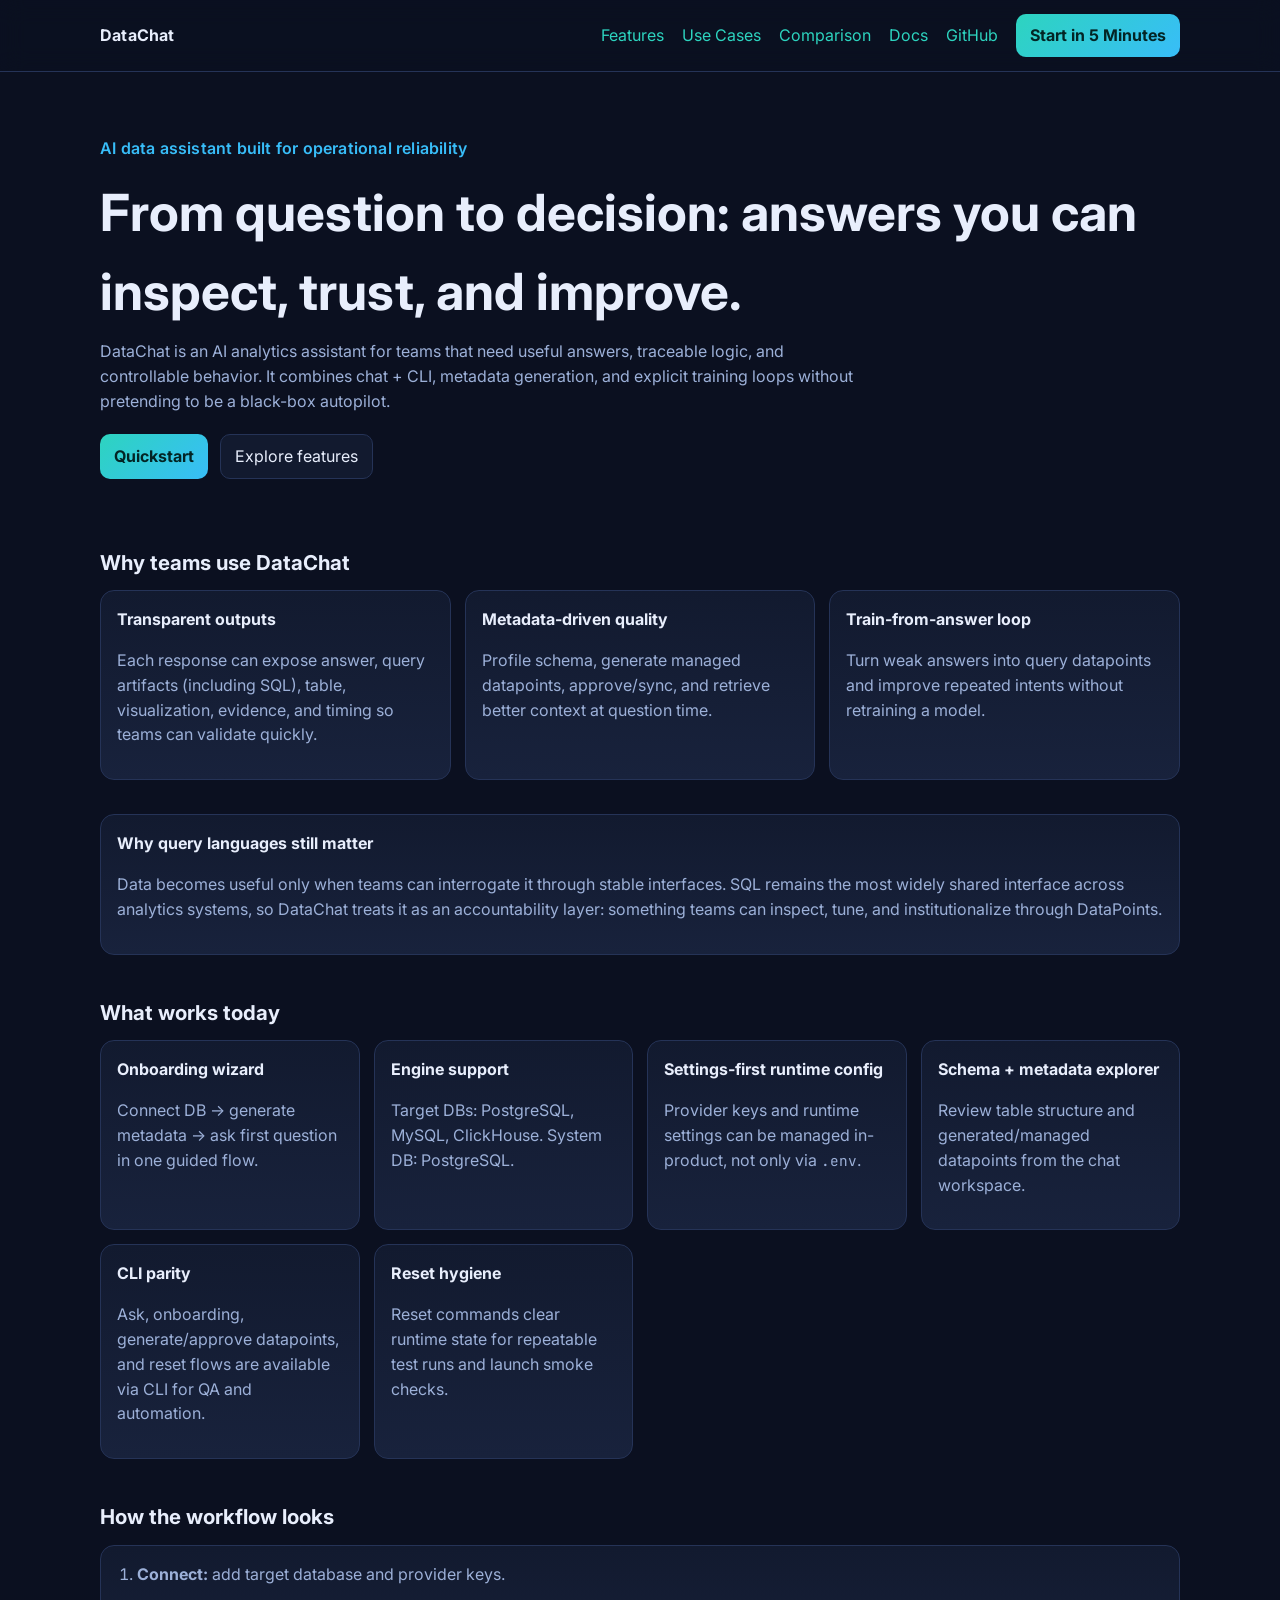
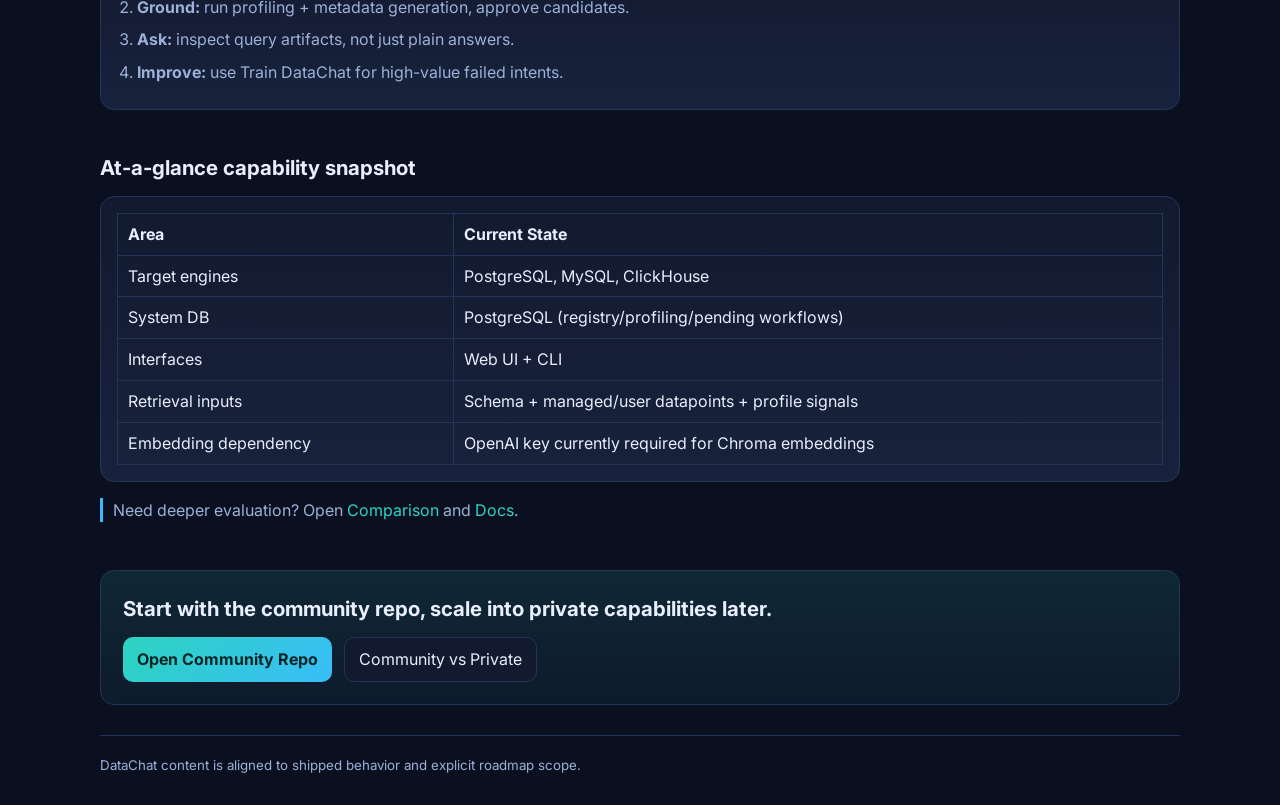
<file: index.html>
<!doctype html>
<html lang="en">
<head>
  <meta charset="utf-8">
  <meta name="viewport" content="width=device-width, initial-scale=1">
  <title>DataChat | Reliable AI Decision Intelligence for Business Teams</title>
  <meta name="description" content="DataChat helps teams move from question to decision with inspectable answers, metadata-grounded context, and continuous quality improvement loops.">
  <link rel="preconnect" href="https://fonts.googleapis.com">
  <link rel="preconnect" href="https://fonts.gstatic.com" crossorigin>
  <link href="https://fonts.googleapis.com/css2?family=Inter:wght@400;600;700;800&family=JetBrains+Mono:wght@400;500&display=swap" rel="stylesheet">
  <link rel="stylesheet" href="assets/styles.css">
</head>
<body>
  <header class="topbar">
    <div class="container">
      <div class="brand">DataChat</div>
      <nav class="nav">
        <a href="features.html">Features</a>
        <a href="use-cases.html">Use Cases</a>
        <a href="comparison.html">Comparison</a>
        <a href="docs/">Docs</a>
        <a href="https://github.com/onubrooks/datachat-community" target="_blank" rel="noopener">GitHub</a>
        <a class="btn btn-primary" href="docs/getting-started.html">Start in 5 Minutes</a>
      </nav>
    </div>
  </header>

  <main class="container">
    <section class="hero">
      <div class="hero-eyebrow">AI data assistant built for operational reliability</div>
      <h1>From question to decision: answers you can inspect, trust, and improve.</h1>
      <p>
        DataChat is an AI analytics assistant for teams that need useful answers, traceable logic, and controllable behavior.
        It combines chat + CLI, metadata generation, and explicit training loops without pretending to be a black-box autopilot.
      </p>
      <div class="hero-actions">
        <a class="btn btn-primary" href="docs/getting-started.html">Quickstart</a>
        <a class="btn" href="features.html">Explore features</a>
      </div>
    </section>

    <section class="section">
      <h2>Why teams use DataChat</h2>
      <div class="grid grid-3">
        <article class="card">
          <h3>Transparent outputs</h3>
          <p>Each response can expose answer, query artifacts (including SQL), table, visualization, evidence, and timing so teams can validate quickly.</p>
        </article>
        <article class="card">
          <h3>Metadata-driven quality</h3>
          <p>Profile schema, generate managed datapoints, approve/sync, and retrieve better context at question time.</p>
        </article>
        <article class="card">
          <h3>Train-from-answer loop</h3>
          <p>Turn weak answers into query datapoints and improve repeated intents without retraining a model.</p>
        </article>
      </div>
    </section>

    <section class="section">
      <div class="card">
        <h3>Why query languages still matter</h3>
        <p>Data becomes useful only when teams can interrogate it through stable interfaces. SQL remains the most widely shared interface across analytics systems, so DataChat treats it as an accountability layer: something teams can inspect, tune, and institutionalize through DataPoints.</p>
      </div>
    </section>

    <section class="section">
      <h2>What works today</h2>
      <div class="grid grid-3">
        <article class="card">
          <h3>Onboarding wizard</h3>
          <p>Connect DB -> generate metadata -> ask first question in one guided flow.</p>
        </article>
        <article class="card">
          <h3>Engine support</h3>
          <p>Target DBs: PostgreSQL, MySQL, ClickHouse. System DB: PostgreSQL.</p>
        </article>
        <article class="card">
          <h3>Settings-first runtime config</h3>
          <p>Provider keys and runtime settings can be managed in-product, not only via <code>.env</code>.</p>
        </article>
        <article class="card">
          <h3>Schema + metadata explorer</h3>
          <p>Review table structure and generated/managed datapoints from the chat workspace.</p>
        </article>
        <article class="card">
          <h3>CLI parity</h3>
          <p>Ask, onboarding, generate/approve datapoints, and reset flows are available via CLI for QA and automation.</p>
        </article>
        <article class="card">
          <h3>Reset hygiene</h3>
          <p>Reset commands clear runtime state for repeatable test runs and launch smoke checks.</p>
        </article>
      </div>
    </section>

    <section class="section">
      <h2>How the workflow looks</h2>
      <div class="card">
        <ol class="steps">
          <li><strong>Connect:</strong> add target database and provider keys.</li>
          <li><strong>Ground:</strong> run profiling + metadata generation, approve candidates.</li>
          <li><strong>Ask:</strong> inspect query artifacts, not just plain answers.</li>
          <li><strong>Improve:</strong> use Train DataChat for high-value failed intents.</li>
        </ol>
      </div>
    </section>

    <section class="section">
      <h2>At-a-glance capability snapshot</h2>
      <div class="card">
        <table class="table">
          <thead>
            <tr><th>Area</th><th>Current State</th></tr>
          </thead>
          <tbody>
            <tr><td>Target engines</td><td>PostgreSQL, MySQL, ClickHouse</td></tr>
            <tr><td>System DB</td><td>PostgreSQL (registry/profiling/pending workflows)</td></tr>
            <tr><td>Interfaces</td><td>Web UI + CLI</td></tr>
            <tr><td>Retrieval inputs</td><td>Schema + managed/user datapoints + profile signals</td></tr>
            <tr><td>Embedding dependency</td><td>OpenAI key currently required for Chroma embeddings</td></tr>
          </tbody>
        </table>
      </div>
      <p class="note">Need deeper evaluation? Open <a href="comparison.html">Comparison</a> and <a href="docs/">Docs</a>.</p>
    </section>

    <section class="section cta-band">
      <h2>Start with the community repo, scale into private capabilities later.</h2>
      <div class="hero-actions">
        <a class="btn btn-primary" href="https://github.com/onubrooks/datachat-community" target="_blank" rel="noopener">Open Community Repo</a>
        <a class="btn" href="docs/community-vs-private.html">Community vs Private</a>
      </div>
    </section>

    <footer class="footer">
      <small>DataChat content is aligned to shipped behavior and explicit roadmap scope.</small>
    </footer>
  </main>
</body>
</html>
</file>
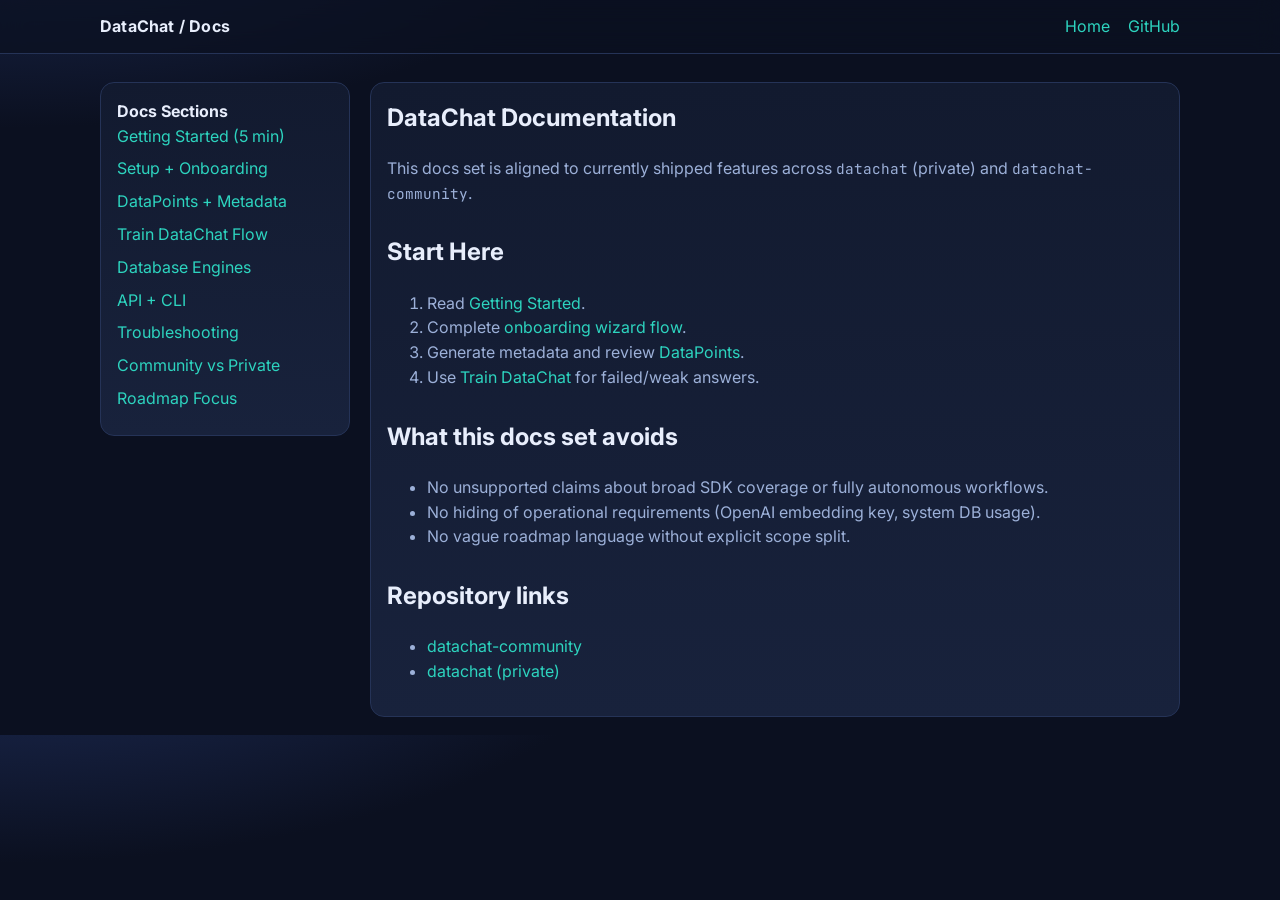
<file: docs/index.html>
<!doctype html>
<html lang="en">
<head>
  <meta charset="utf-8">
  <meta name="viewport" content="width=device-width, initial-scale=1">
  <title>DataChat Docs</title>
  <link rel="preconnect" href="https://fonts.googleapis.com">
  <link rel="preconnect" href="https://fonts.gstatic.com" crossorigin>
  <link href="https://fonts.googleapis.com/css2?family=Inter:wght@400;600;700;800&family=JetBrains+Mono:wght@400;500&display=swap" rel="stylesheet">
  <link rel="stylesheet" href="../assets/styles.css">
</head>
<body>
  <header class="topbar">
    <div class="container">
      <div class="brand"><a href="../index.html" style="color:inherit;text-decoration:none;">DataChat</a> / Docs</div>
      <nav class="nav">
        <a href="../index.html">Home</a>
        <a href="https://github.com/onubrooks/datachat-community" target="_blank" rel="noopener">GitHub</a>
      </nav>
    </div>
  </header>

  <main class="container docs-shell">
    <aside class="docs-nav card">
      <strong>Docs Sections</strong>
      <ul>
        <li><a href="getting-started.html">Getting Started (5 min)</a></li>
        <li><a href="setup-and-onboarding.html">Setup + Onboarding</a></li>
        <li><a href="datapoints-and-metadata.html">DataPoints + Metadata</a></li>
        <li><a href="train-datachat.html">Train DataChat Flow</a></li>
        <li><a href="database-engines.html">Database Engines</a></li>
        <li><a href="api-and-cli.html">API + CLI</a></li>
        <li><a href="troubleshooting.html">Troubleshooting</a></li>
        <li><a href="community-vs-private.html">Community vs Private</a></li>
        <li><a href="roadmap.html">Roadmap Focus</a></li>
      </ul>
    </aside>

    <article class="docs-main card">
      <h1>DataChat Documentation</h1>
      <p>This docs set is aligned to currently shipped features across <code>datachat</code> (private) and <code>datachat-community</code>.</p>
      <h2>Start Here</h2>
      <ol>
        <li>Read <a href="getting-started.html">Getting Started</a>.</li>
        <li>Complete <a href="setup-and-onboarding.html">onboarding wizard flow</a>.</li>
        <li>Generate metadata and review <a href="datapoints-and-metadata.html">DataPoints</a>.</li>
        <li>Use <a href="train-datachat.html">Train DataChat</a> for failed/weak answers.</li>
      </ol>

      <h2>What this docs set avoids</h2>
      <ul>
        <li>No unsupported claims about broad SDK coverage or fully autonomous workflows.</li>
        <li>No hiding of operational requirements (OpenAI embedding key, system DB usage).</li>
        <li>No vague roadmap language without explicit scope split.</li>
      </ul>

      <h2>Repository links</h2>
      <ul>
        <li><a href="https://github.com/onubrooks/datachat-community" target="_blank" rel="noopener">datachat-community</a></li>
        <li><a href="https://github.com/onubrooks/datachat" target="_blank" rel="noopener">datachat (private)</a></li>
      </ul>
    </article>
  </main>
</body>
</html>
</file>
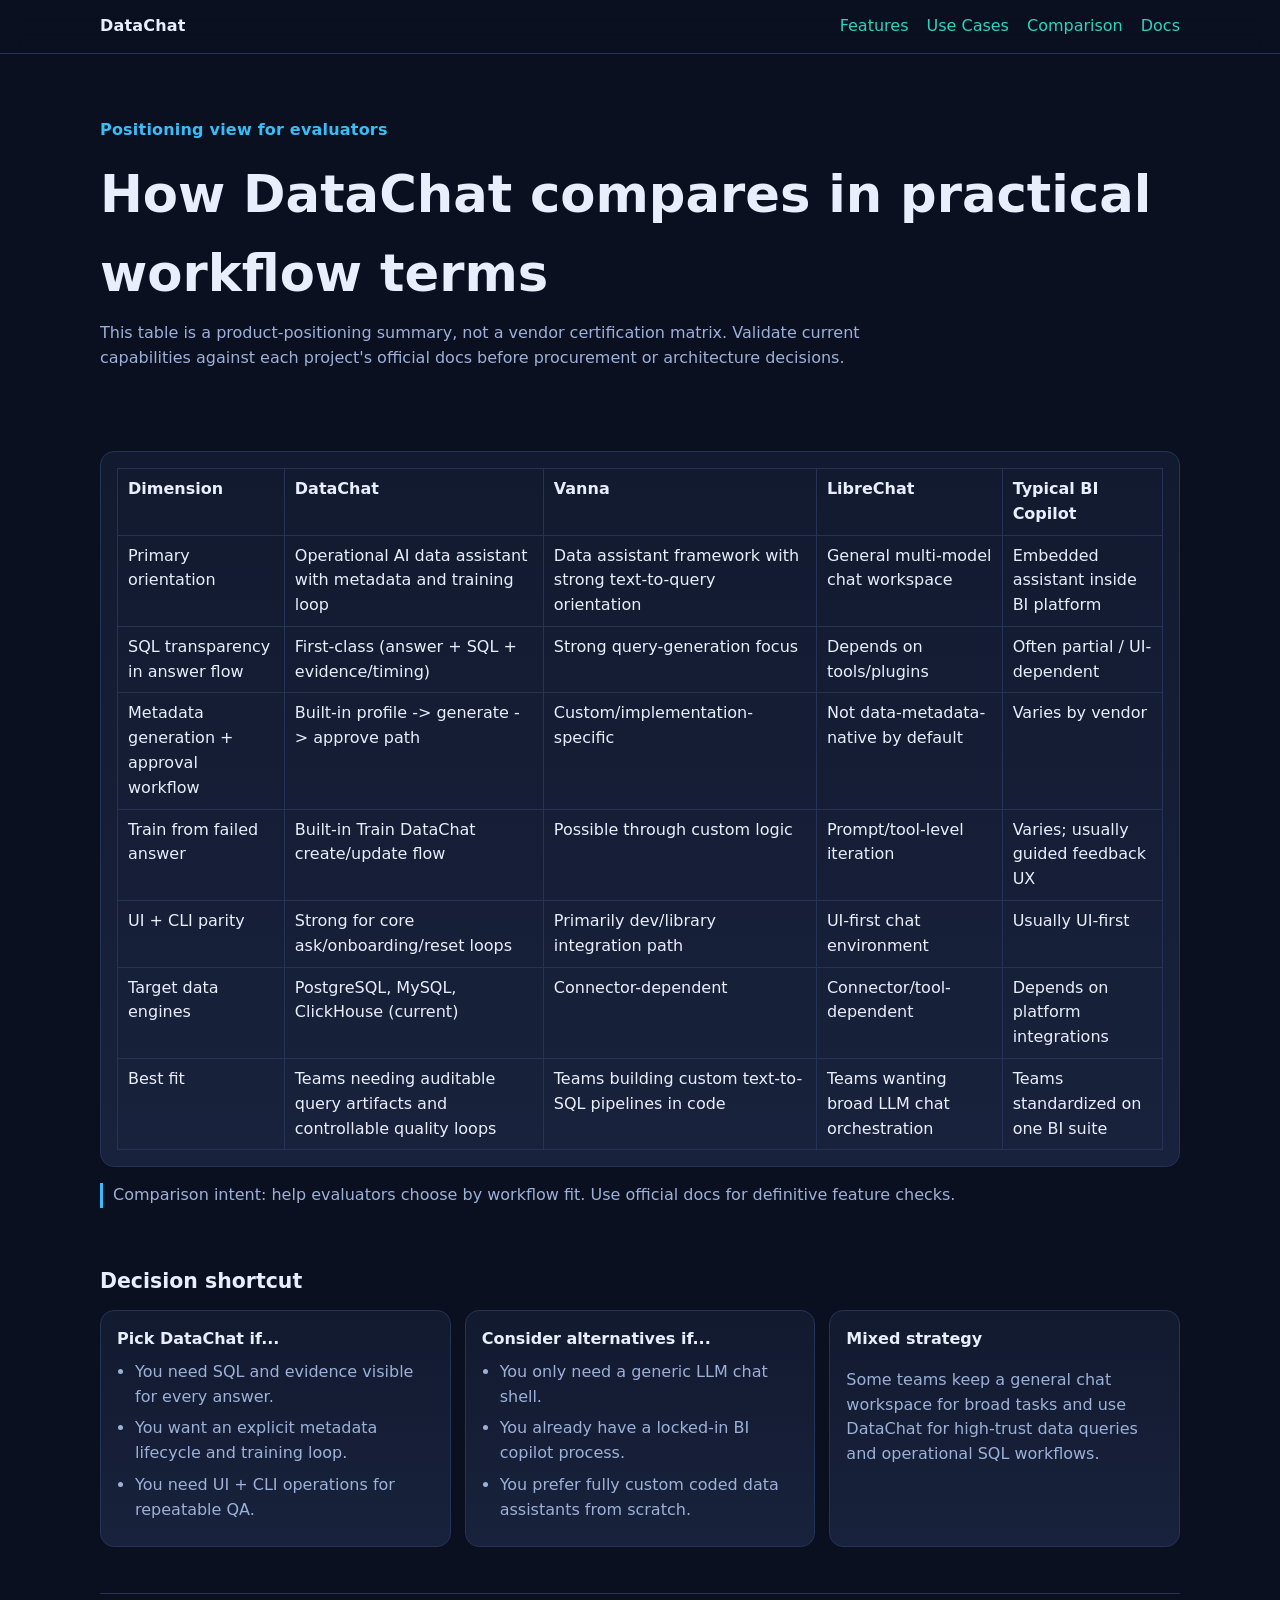
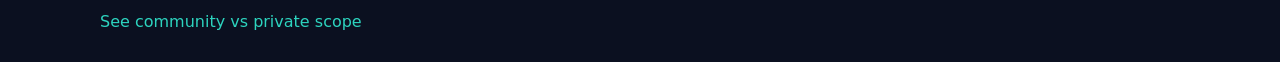
<file: comparison.html>
<!doctype html>
<html lang="en">
<head>
  <meta charset="utf-8">
  <meta name="viewport" content="width=device-width, initial-scale=1">
  <title>Comparison | DataChat</title>
  <link rel="stylesheet" href="assets/styles.css">
</head>
<body>
  <header class="topbar">
    <div class="container">
      <div class="brand"><a href="index.html" style="color:inherit;text-decoration:none;">DataChat</a></div>
      <nav class="nav">
        <a href="features.html">Features</a>
        <a href="use-cases.html">Use Cases</a>
        <a href="comparison.html">Comparison</a>
        <a href="docs/">Docs</a>
      </nav>
    </div>
  </header>

  <main class="container">
    <section class="hero">
      <div class="hero-eyebrow">Positioning view for evaluators</div>
      <h1>How DataChat compares in practical workflow terms</h1>
      <p>
        This table is a product-positioning summary, not a vendor certification matrix.
        Validate current capabilities against each project's official docs before procurement or architecture decisions.
      </p>
    </section>

    <section class="section">
      <div class="card">
        <table class="table">
          <thead>
            <tr>
              <th>Dimension</th>
              <th>DataChat</th>
              <th>Vanna</th>
              <th>LibreChat</th>
              <th>Typical BI Copilot</th>
            </tr>
          </thead>
          <tbody>
            <tr>
              <td>Primary orientation</td>
              <td>Operational AI data assistant with metadata and training loop</td>
              <td>Data assistant framework with strong text-to-query orientation</td>
              <td>General multi-model chat workspace</td>
              <td>Embedded assistant inside BI platform</td>
            </tr>
            <tr>
              <td>SQL transparency in answer flow</td>
              <td>First-class (answer + SQL + evidence/timing)</td>
              <td>Strong query-generation focus</td>
              <td>Depends on tools/plugins</td>
              <td>Often partial / UI-dependent</td>
            </tr>
            <tr>
              <td>Metadata generation + approval workflow</td>
              <td>Built-in profile -> generate -> approve path</td>
              <td>Custom/implementation-specific</td>
              <td>Not data-metadata-native by default</td>
              <td>Varies by vendor</td>
            </tr>
            <tr>
              <td>Train from failed answer</td>
              <td>Built-in Train DataChat create/update flow</td>
              <td>Possible through custom logic</td>
              <td>Prompt/tool-level iteration</td>
              <td>Varies; usually guided feedback UX</td>
            </tr>
            <tr>
              <td>UI + CLI parity</td>
              <td>Strong for core ask/onboarding/reset loops</td>
              <td>Primarily dev/library integration path</td>
              <td>UI-first chat environment</td>
              <td>Usually UI-first</td>
            </tr>
            <tr>
              <td>Target data engines</td>
              <td>PostgreSQL, MySQL, ClickHouse (current)</td>
              <td>Connector-dependent</td>
              <td>Connector/tool-dependent</td>
              <td>Depends on platform integrations</td>
            </tr>
            <tr>
              <td>Best fit</td>
              <td>Teams needing auditable query artifacts and controllable quality loops</td>
              <td>Teams building custom text-to-SQL pipelines in code</td>
              <td>Teams wanting broad LLM chat orchestration</td>
              <td>Teams standardized on one BI suite</td>
            </tr>
          </tbody>
        </table>
      </div>
      <p class="note">
        Comparison intent: help evaluators choose by workflow fit. Use official docs for definitive feature checks.
      </p>
    </section>

    <section class="section">
      <h2>Decision shortcut</h2>
      <div class="grid grid-3">
        <article class="card">
          <h3>Pick DataChat if...</h3>
          <ul class="list-check">
            <li>You need SQL and evidence visible for every answer.</li>
            <li>You want an explicit metadata lifecycle and training loop.</li>
            <li>You need UI + CLI operations for repeatable QA.</li>
          </ul>
        </article>
        <article class="card">
          <h3>Consider alternatives if...</h3>
          <ul class="list-check">
            <li>You only need a generic LLM chat shell.</li>
            <li>You already have a locked-in BI copilot process.</li>
            <li>You prefer fully custom coded data assistants from scratch.</li>
          </ul>
        </article>
        <article class="card">
          <h3>Mixed strategy</h3>
          <p>Some teams keep a general chat workspace for broad tasks and use DataChat for high-trust data queries and operational SQL workflows.</p>
        </article>
      </div>
    </section>

    <footer class="footer">
      <a href="docs/community-vs-private.html">See community vs private scope</a>
    </footer>
  </main>
</body>
</html>
</file>
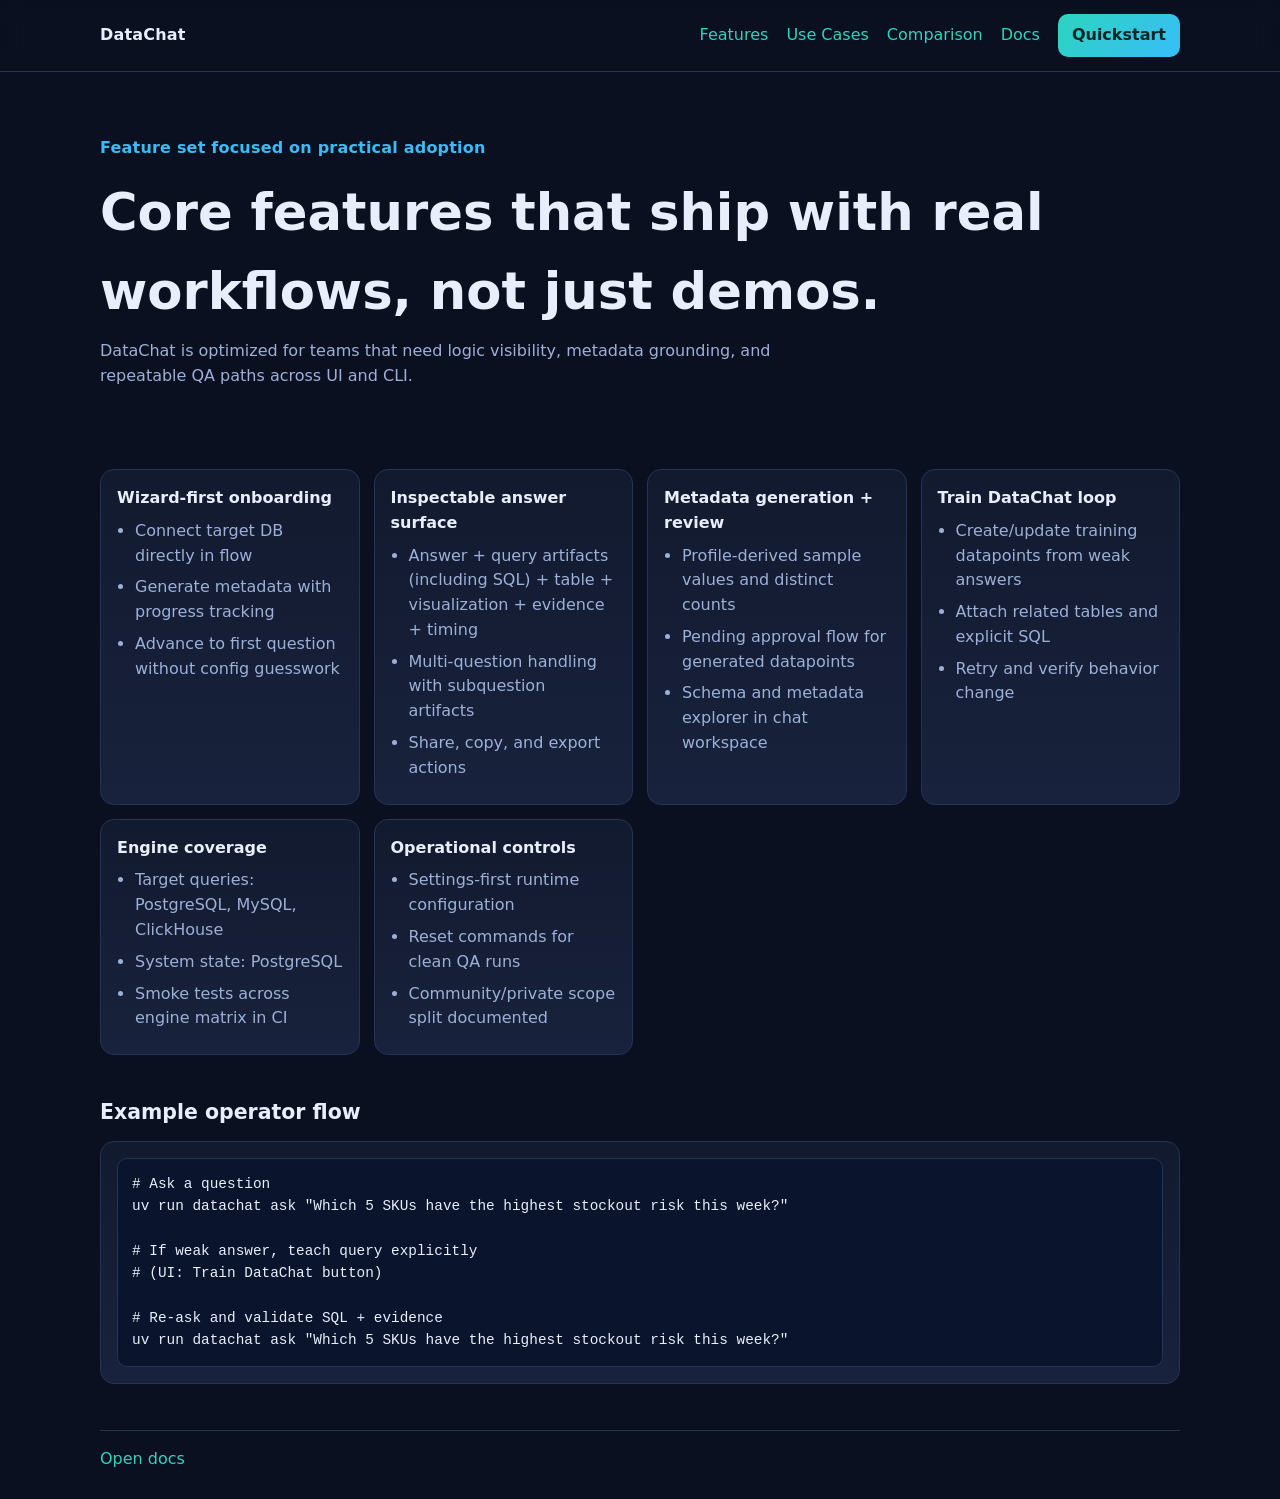
<file: features.html>
<!doctype html>
<html lang="en">
<head>
  <meta charset="utf-8">
  <meta name="viewport" content="width=device-width, initial-scale=1">
  <title>Features | DataChat</title>
  <link rel="stylesheet" href="assets/styles.css">
</head>
<body>
  <header class="topbar">
    <div class="container">
      <div class="brand"><a href="index.html" style="color:inherit;text-decoration:none;">DataChat</a></div>
      <nav class="nav">
        <a href="features.html">Features</a>
        <a href="use-cases.html">Use Cases</a>
        <a href="comparison.html">Comparison</a>
        <a href="docs/">Docs</a>
        <a class="btn btn-primary" href="docs/getting-started.html">Quickstart</a>
      </nav>
    </div>
  </header>

  <main class="container">
    <section class="hero">
      <div class="hero-eyebrow">Feature set focused on practical adoption</div>
      <h1>Core features that ship with real workflows, not just demos.</h1>
      <p>DataChat is optimized for teams that need logic visibility, metadata grounding, and repeatable QA paths across UI and CLI.</p>
    </section>

    <section class="section grid grid-3">
      <article class="card">
        <h3>Wizard-first onboarding</h3>
        <ul class="list-check">
          <li>Connect target DB directly in flow</li>
          <li>Generate metadata with progress tracking</li>
          <li>Advance to first question without config guesswork</li>
        </ul>
      </article>
      <article class="card">
        <h3>Inspectable answer surface</h3>
        <ul class="list-check">
          <li>Answer + query artifacts (including SQL) + table + visualization + evidence + timing</li>
          <li>Multi-question handling with subquestion artifacts</li>
          <li>Share, copy, and export actions</li>
        </ul>
      </article>
      <article class="card">
        <h3>Metadata generation + review</h3>
        <ul class="list-check">
          <li>Profile-derived sample values and distinct counts</li>
          <li>Pending approval flow for generated datapoints</li>
          <li>Schema and metadata explorer in chat workspace</li>
        </ul>
      </article>
      <article class="card">
        <h3>Train DataChat loop</h3>
        <ul class="list-check">
          <li>Create/update training datapoints from weak answers</li>
          <li>Attach related tables and explicit SQL</li>
          <li>Retry and verify behavior change</li>
        </ul>
      </article>
      <article class="card">
        <h3>Engine coverage</h3>
        <ul class="list-check">
          <li>Target queries: PostgreSQL, MySQL, ClickHouse</li>
          <li>System state: PostgreSQL</li>
          <li>Smoke tests across engine matrix in CI</li>
        </ul>
      </article>
      <article class="card">
        <h3>Operational controls</h3>
        <ul class="list-check">
          <li>Settings-first runtime configuration</li>
          <li>Reset commands for clean QA runs</li>
          <li>Community/private scope split documented</li>
        </ul>
      </article>
    </section>

    <section class="section">
      <h2>Example operator flow</h2>
      <div class="card">
<pre><code># Ask a question
uv run datachat ask "Which 5 SKUs have the highest stockout risk this week?"

# If weak answer, teach query explicitly
# (UI: Train DataChat button)

# Re-ask and validate SQL + evidence
uv run datachat ask "Which 5 SKUs have the highest stockout risk this week?"</code></pre>
      </div>
    </section>

    <footer class="footer">
      <a href="docs/">Open docs</a>
    </footer>
  </main>
</body>
</html>
</file>
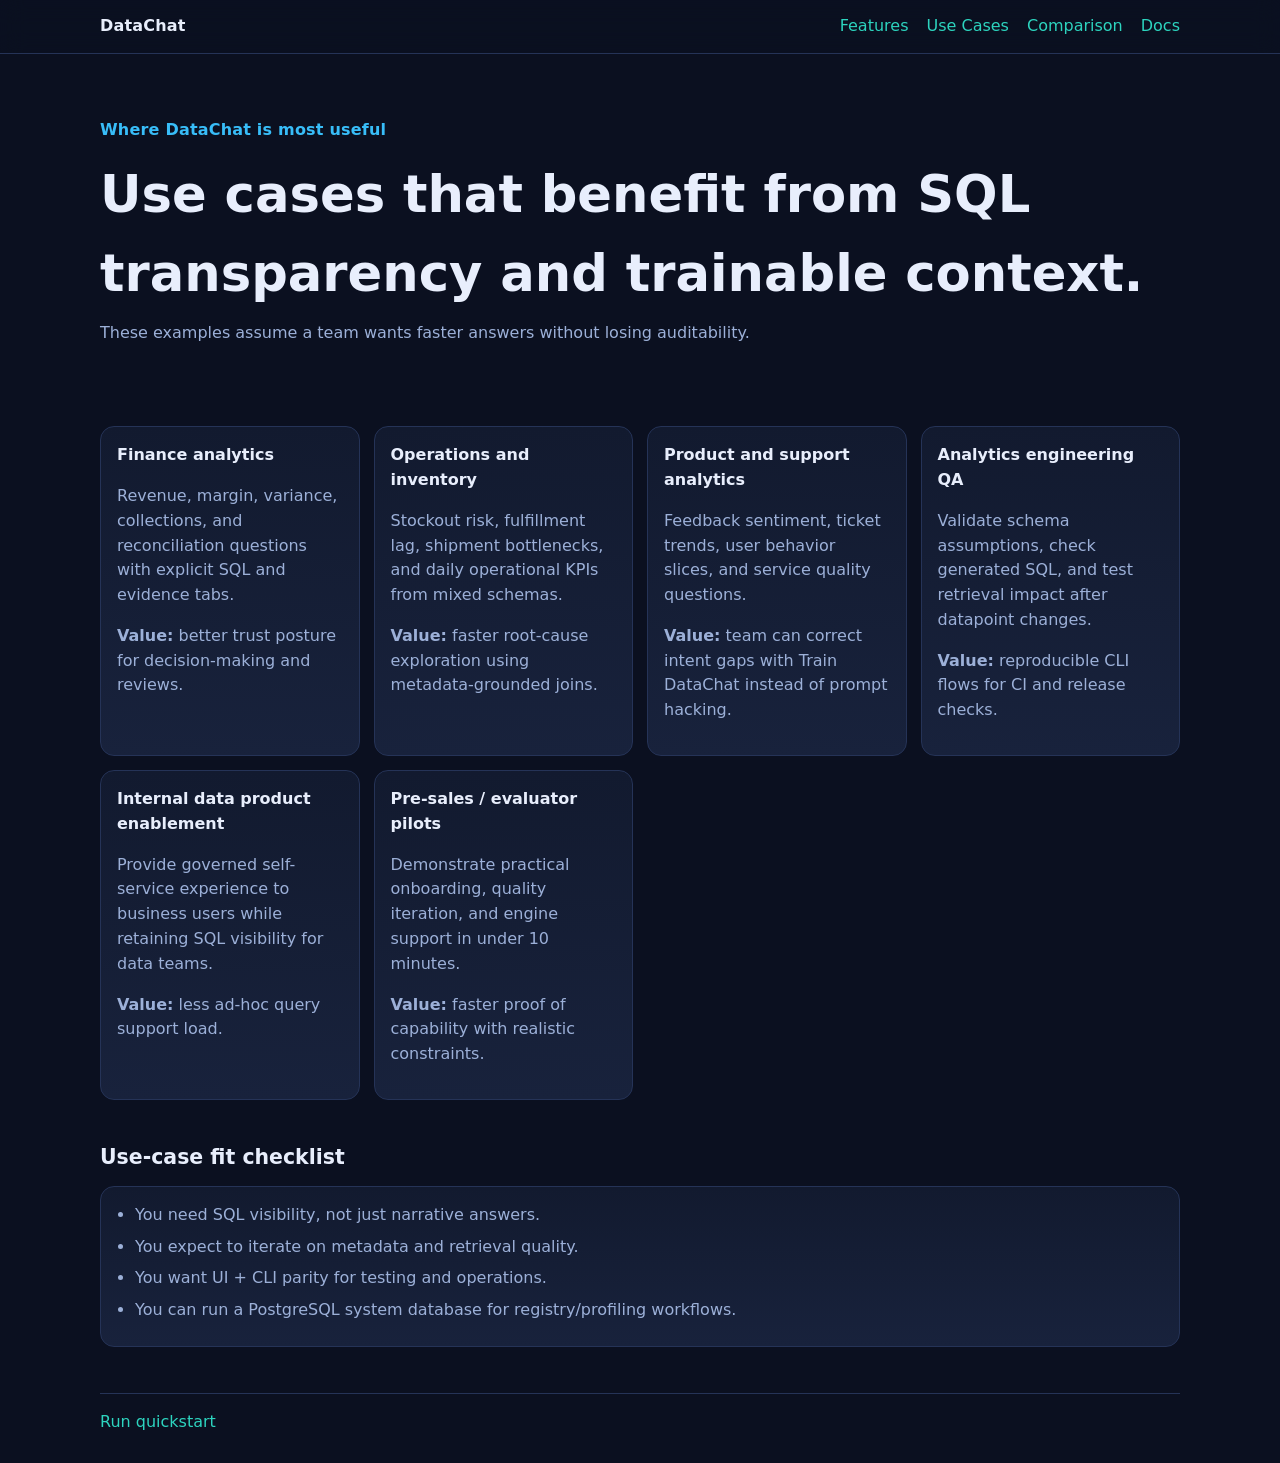
<file: use-cases.html>
<!doctype html>
<html lang="en">
<head>
  <meta charset="utf-8">
  <meta name="viewport" content="width=device-width, initial-scale=1">
  <title>Use Cases | DataChat</title>
  <link rel="stylesheet" href="assets/styles.css">
</head>
<body>
  <header class="topbar">
    <div class="container">
      <div class="brand"><a href="index.html" style="color:inherit;text-decoration:none;">DataChat</a></div>
      <nav class="nav">
        <a href="features.html">Features</a>
        <a href="use-cases.html">Use Cases</a>
        <a href="comparison.html">Comparison</a>
        <a href="docs/">Docs</a>
      </nav>
    </div>
  </header>

  <main class="container">
    <section class="hero">
      <div class="hero-eyebrow">Where DataChat is most useful</div>
      <h1>Use cases that benefit from SQL transparency and trainable context.</h1>
      <p>These examples assume a team wants faster answers without losing auditability.</p>
    </section>

    <section class="section grid grid-3">
      <article class="card">
        <h3>Finance analytics</h3>
        <p>Revenue, margin, variance, collections, and reconciliation questions with explicit SQL and evidence tabs.</p>
        <p><strong>Value:</strong> better trust posture for decision-making and reviews.</p>
      </article>

      <article class="card">
        <h3>Operations and inventory</h3>
        <p>Stockout risk, fulfillment lag, shipment bottlenecks, and daily operational KPIs from mixed schemas.</p>
        <p><strong>Value:</strong> faster root-cause exploration using metadata-grounded joins.</p>
      </article>

      <article class="card">
        <h3>Product and support analytics</h3>
        <p>Feedback sentiment, ticket trends, user behavior slices, and service quality questions.</p>
        <p><strong>Value:</strong> team can correct intent gaps with Train DataChat instead of prompt hacking.</p>
      </article>

      <article class="card">
        <h3>Analytics engineering QA</h3>
        <p>Validate schema assumptions, check generated SQL, and test retrieval impact after datapoint changes.</p>
        <p><strong>Value:</strong> reproducible CLI flows for CI and release checks.</p>
      </article>

      <article class="card">
        <h3>Internal data product enablement</h3>
        <p>Provide governed self-service experience to business users while retaining SQL visibility for data teams.</p>
        <p><strong>Value:</strong> less ad-hoc query support load.</p>
      </article>

      <article class="card">
        <h3>Pre-sales / evaluator pilots</h3>
        <p>Demonstrate practical onboarding, quality iteration, and engine support in under 10 minutes.</p>
        <p><strong>Value:</strong> faster proof of capability with realistic constraints.</p>
      </article>
    </section>

    <section class="section">
      <h2>Use-case fit checklist</h2>
      <div class="card">
        <ul class="list-check">
          <li>You need SQL visibility, not just narrative answers.</li>
          <li>You expect to iterate on metadata and retrieval quality.</li>
          <li>You want UI + CLI parity for testing and operations.</li>
          <li>You can run a PostgreSQL system database for registry/profiling workflows.</li>
        </ul>
      </div>
    </section>

    <footer class="footer">
      <a href="docs/getting-started.html">Run quickstart</a>
    </footer>
  </main>
</body>
</html>
</file>
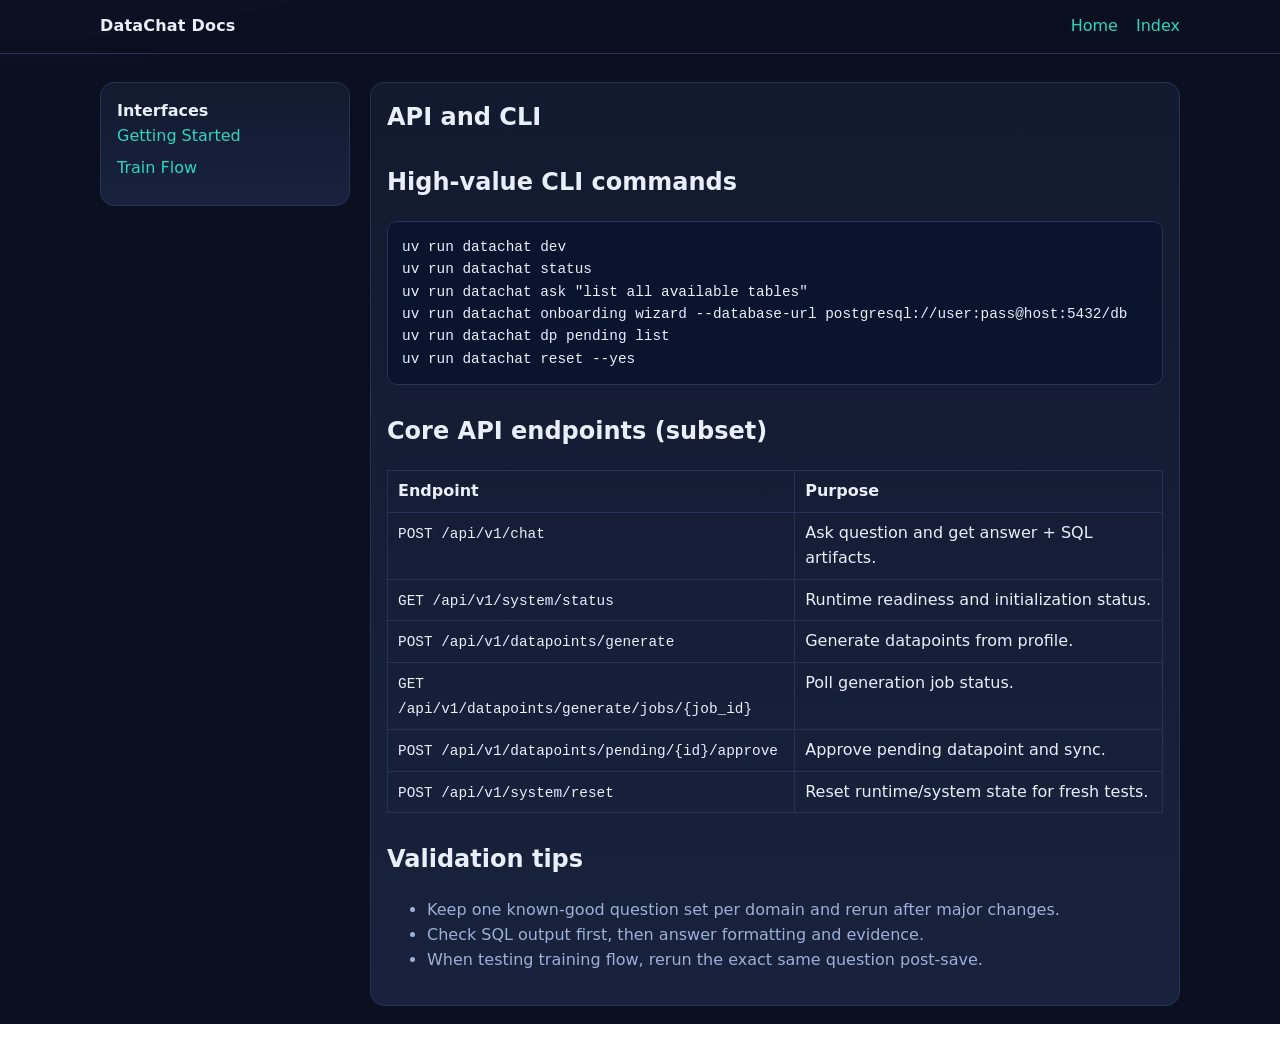
<file: docs/api-and-cli.html>
<!doctype html>
<html lang="en"><head>
<meta charset="utf-8"><meta name="viewport" content="width=device-width, initial-scale=1">
<title>API + CLI | DataChat Docs</title>
<link rel="stylesheet" href="../assets/styles.css">
</head><body>
<header class="topbar"><div class="container"><div class="brand"><a href="index.html" style="color:inherit;text-decoration:none;">DataChat Docs</a></div><nav class="nav"><a href="../index.html">Home</a><a href="index.html">Index</a></nav></div></header>
<main class="container docs-shell">
<aside class="docs-nav card"><strong>Interfaces</strong><ul><li><a href="getting-started.html">Getting Started</a></li><li><a href="train-datachat.html">Train Flow</a></li></ul></aside>
<article class="docs-main card">
<h1>API and CLI</h1>
<h2>High-value CLI commands</h2>
<pre><code>uv run datachat dev
uv run datachat status
uv run datachat ask "list all available tables"
uv run datachat onboarding wizard --database-url postgresql://user:pass@host:5432/db
uv run datachat dp pending list
uv run datachat reset --yes</code></pre>

<h2>Core API endpoints (subset)</h2>
<table class="table">
  <thead><tr><th>Endpoint</th><th>Purpose</th></tr></thead>
  <tbody>
    <tr><td><code>POST /api/v1/chat</code></td><td>Ask question and get answer + SQL artifacts.</td></tr>
    <tr><td><code>GET /api/v1/system/status</code></td><td>Runtime readiness and initialization status.</td></tr>
    <tr><td><code>POST /api/v1/datapoints/generate</code></td><td>Generate datapoints from profile.</td></tr>
    <tr><td><code>GET /api/v1/datapoints/generate/jobs/{job_id}</code></td><td>Poll generation job status.</td></tr>
    <tr><td><code>POST /api/v1/datapoints/pending/{id}/approve</code></td><td>Approve pending datapoint and sync.</td></tr>
    <tr><td><code>POST /api/v1/system/reset</code></td><td>Reset runtime/system state for fresh tests.</td></tr>
  </tbody>
</table>

<h2>Validation tips</h2>
<ul>
<li>Keep one known-good question set per domain and rerun after major changes.</li>
<li>Check SQL output first, then answer formatting and evidence.</li>
<li>When testing training flow, rerun the exact same question post-save.</li>
</ul>
</article></main></body></html>
</file>
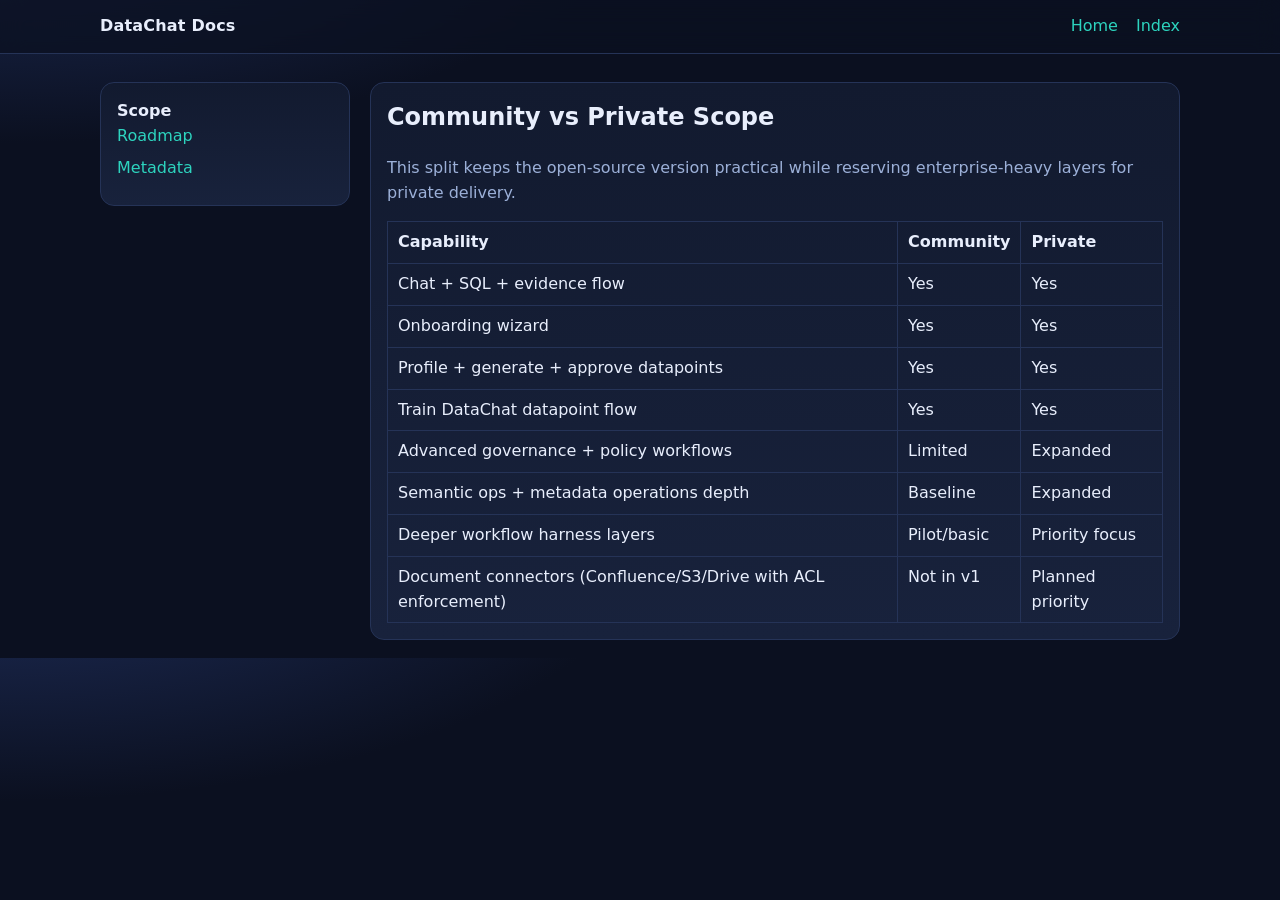
<file: docs/community-vs-private.html>
<!doctype html>
<html lang="en"><head>
<meta charset="utf-8"><meta name="viewport" content="width=device-width, initial-scale=1">
<title>Community vs Private | DataChat Docs</title>
<link rel="stylesheet" href="../assets/styles.css">
</head><body>
<header class="topbar"><div class="container"><div class="brand"><a href="index.html" style="color:inherit;text-decoration:none;">DataChat Docs</a></div><nav class="nav"><a href="../index.html">Home</a><a href="index.html">Index</a></nav></div></header>
<main class="container docs-shell">
<aside class="docs-nav card"><strong>Scope</strong><ul><li><a href="roadmap.html">Roadmap</a></li><li><a href="datapoints-and-metadata.html">Metadata</a></li></ul></aside>
<article class="docs-main card">
<h1>Community vs Private Scope</h1>
<p>This split keeps the open-source version practical while reserving enterprise-heavy layers for private delivery.</p>

<table class="table">
  <thead><tr><th>Capability</th><th>Community</th><th>Private</th></tr></thead>
  <tbody>
    <tr><td>Chat + SQL + evidence flow</td><td>Yes</td><td>Yes</td></tr>
    <tr><td>Onboarding wizard</td><td>Yes</td><td>Yes</td></tr>
    <tr><td>Profile + generate + approve datapoints</td><td>Yes</td><td>Yes</td></tr>
    <tr><td>Train DataChat datapoint flow</td><td>Yes</td><td>Yes</td></tr>
    <tr><td>Advanced governance + policy workflows</td><td>Limited</td><td>Expanded</td></tr>
    <tr><td>Semantic ops + metadata operations depth</td><td>Baseline</td><td>Expanded</td></tr>
    <tr><td>Deeper workflow harness layers</td><td>Pilot/basic</td><td>Priority focus</td></tr>
    <tr><td>Document connectors (Confluence/S3/Drive with ACL enforcement)</td><td>Not in v1</td><td>Planned priority</td></tr>
  </tbody>
</table>

</article></main></body></html>
</file>
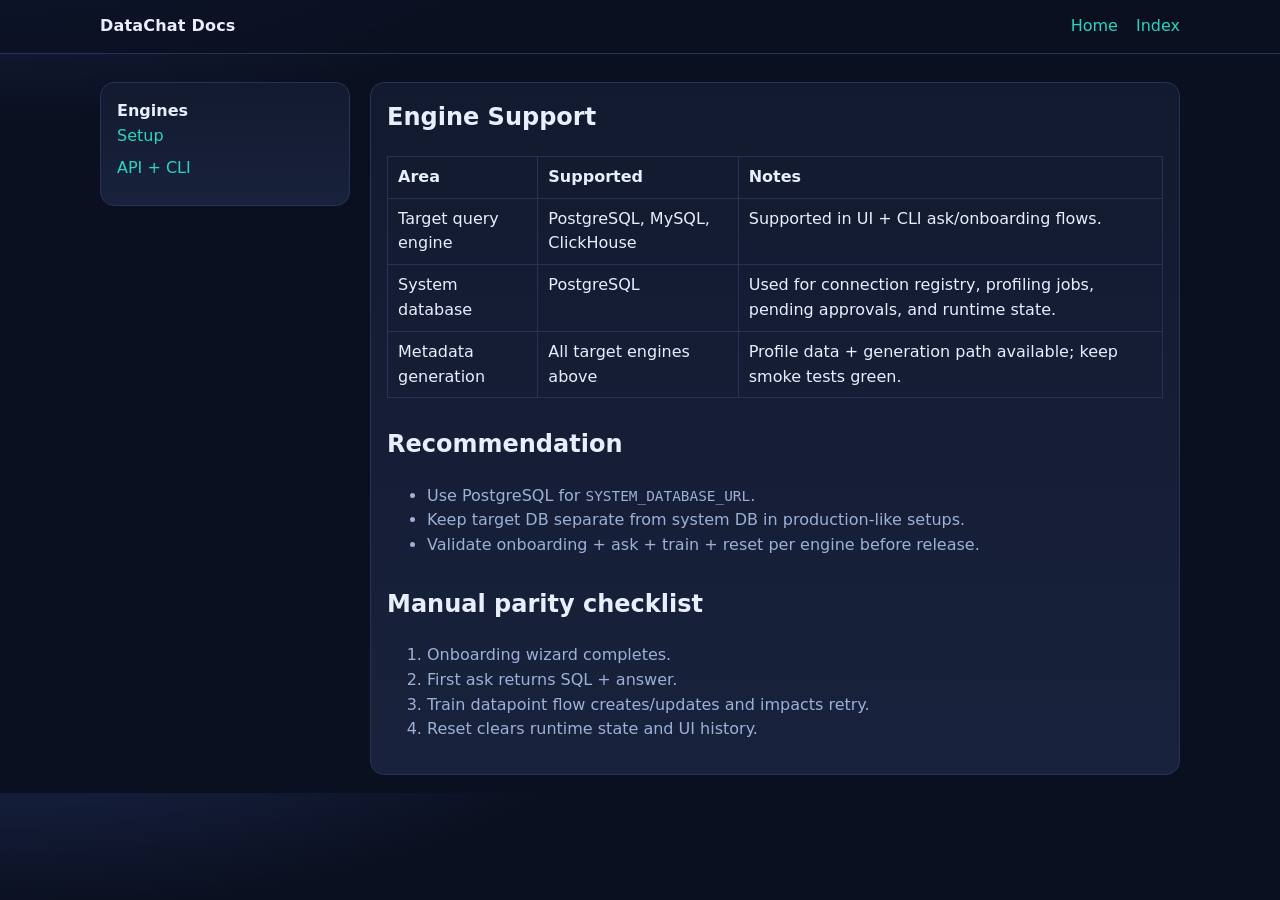
<file: docs/database-engines.html>
<!doctype html>
<html lang="en"><head>
<meta charset="utf-8"><meta name="viewport" content="width=device-width, initial-scale=1">
<title>Database Engines | DataChat Docs</title>
<link rel="stylesheet" href="../assets/styles.css">
</head><body>
<header class="topbar"><div class="container"><div class="brand"><a href="index.html" style="color:inherit;text-decoration:none;">DataChat Docs</a></div><nav class="nav"><a href="../index.html">Home</a><a href="index.html">Index</a></nav></div></header>
<main class="container docs-shell">
<aside class="docs-nav card"><strong>Engines</strong><ul><li><a href="setup-and-onboarding.html">Setup</a></li><li><a href="api-and-cli.html">API + CLI</a></li></ul></aside>
<article class="docs-main card">
<h1>Engine Support</h1>
<table class="table">
  <thead><tr><th>Area</th><th>Supported</th><th>Notes</th></tr></thead>
  <tbody>
    <tr><td>Target query engine</td><td>PostgreSQL, MySQL, ClickHouse</td><td>Supported in UI + CLI ask/onboarding flows.</td></tr>
    <tr><td>System database</td><td>PostgreSQL</td><td>Used for connection registry, profiling jobs, pending approvals, and runtime state.</td></tr>
    <tr><td>Metadata generation</td><td>All target engines above</td><td>Profile data + generation path available; keep smoke tests green.</td></tr>
  </tbody>
</table>

<h2>Recommendation</h2>
<ul>
<li>Use PostgreSQL for <code>SYSTEM_DATABASE_URL</code>.</li>
<li>Keep target DB separate from system DB in production-like setups.</li>
<li>Validate onboarding + ask + train + reset per engine before release.</li>
</ul>

<h2>Manual parity checklist</h2>
<ol>
<li>Onboarding wizard completes.</li>
<li>First ask returns SQL + answer.</li>
<li>Train datapoint flow creates/updates and impacts retry.</li>
<li>Reset clears runtime state and UI history.</li>
</ol>
</article></main></body></html>
</file>
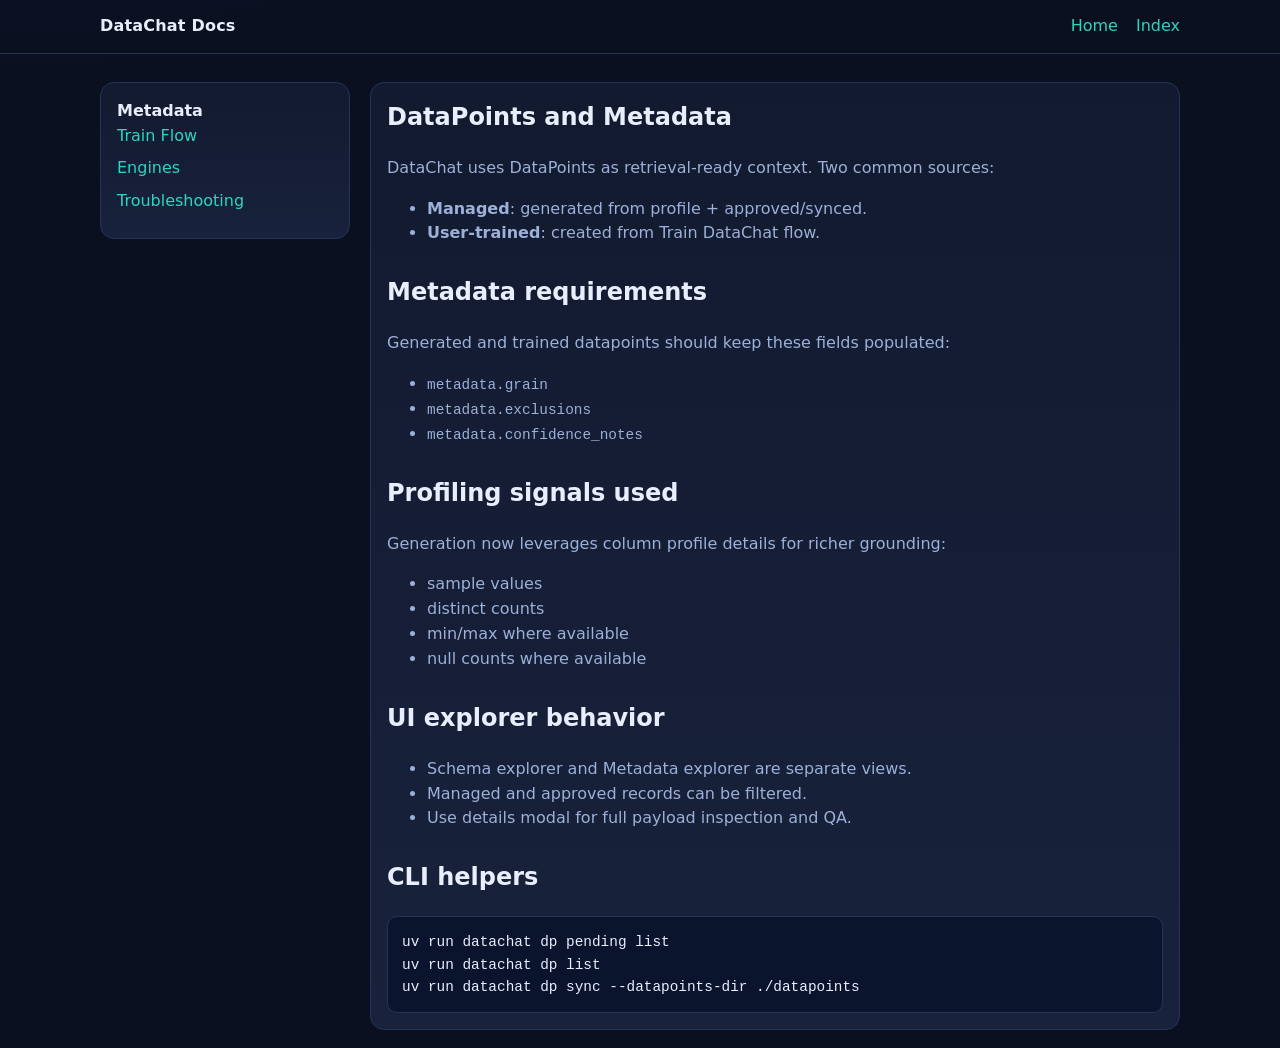
<file: docs/datapoints-and-metadata.html>
<!doctype html>
<html lang="en"><head>
<meta charset="utf-8"><meta name="viewport" content="width=device-width, initial-scale=1">
<title>DataPoints + Metadata | DataChat Docs</title>
<link rel="stylesheet" href="../assets/styles.css">
</head><body>
<header class="topbar"><div class="container"><div class="brand"><a href="index.html" style="color:inherit;text-decoration:none;">DataChat Docs</a></div><nav class="nav"><a href="../index.html">Home</a><a href="index.html">Index</a></nav></div></header>
<main class="container docs-shell">
<aside class="docs-nav card"><strong>Metadata</strong><ul><li><a href="train-datachat.html">Train Flow</a></li><li><a href="database-engines.html">Engines</a></li><li><a href="troubleshooting.html">Troubleshooting</a></li></ul></aside>
<article class="docs-main card">
<h1>DataPoints and Metadata</h1>
<p>DataChat uses DataPoints as retrieval-ready context. Two common sources:</p>
<ul>
<li><strong>Managed</strong>: generated from profile + approved/synced.</li>
<li><strong>User-trained</strong>: created from Train DataChat flow.</li>
</ul>

<h2>Metadata requirements</h2>
<p>Generated and trained datapoints should keep these fields populated:</p>
<ul>
<li><code>metadata.grain</code></li>
<li><code>metadata.exclusions</code></li>
<li><code>metadata.confidence_notes</code></li>
</ul>

<h2>Profiling signals used</h2>
<p>Generation now leverages column profile details for richer grounding:</p>
<ul>
<li>sample values</li>
<li>distinct counts</li>
<li>min/max where available</li>
<li>null counts where available</li>
</ul>

<h2>UI explorer behavior</h2>
<ul>
<li>Schema explorer and Metadata explorer are separate views.</li>
<li>Managed and approved records can be filtered.</li>
<li>Use details modal for full payload inspection and QA.</li>
</ul>

<h2>CLI helpers</h2>
<pre><code>uv run datachat dp pending list
uv run datachat dp list
uv run datachat dp sync --datapoints-dir ./datapoints</code></pre>
</article></main></body></html>
</file>
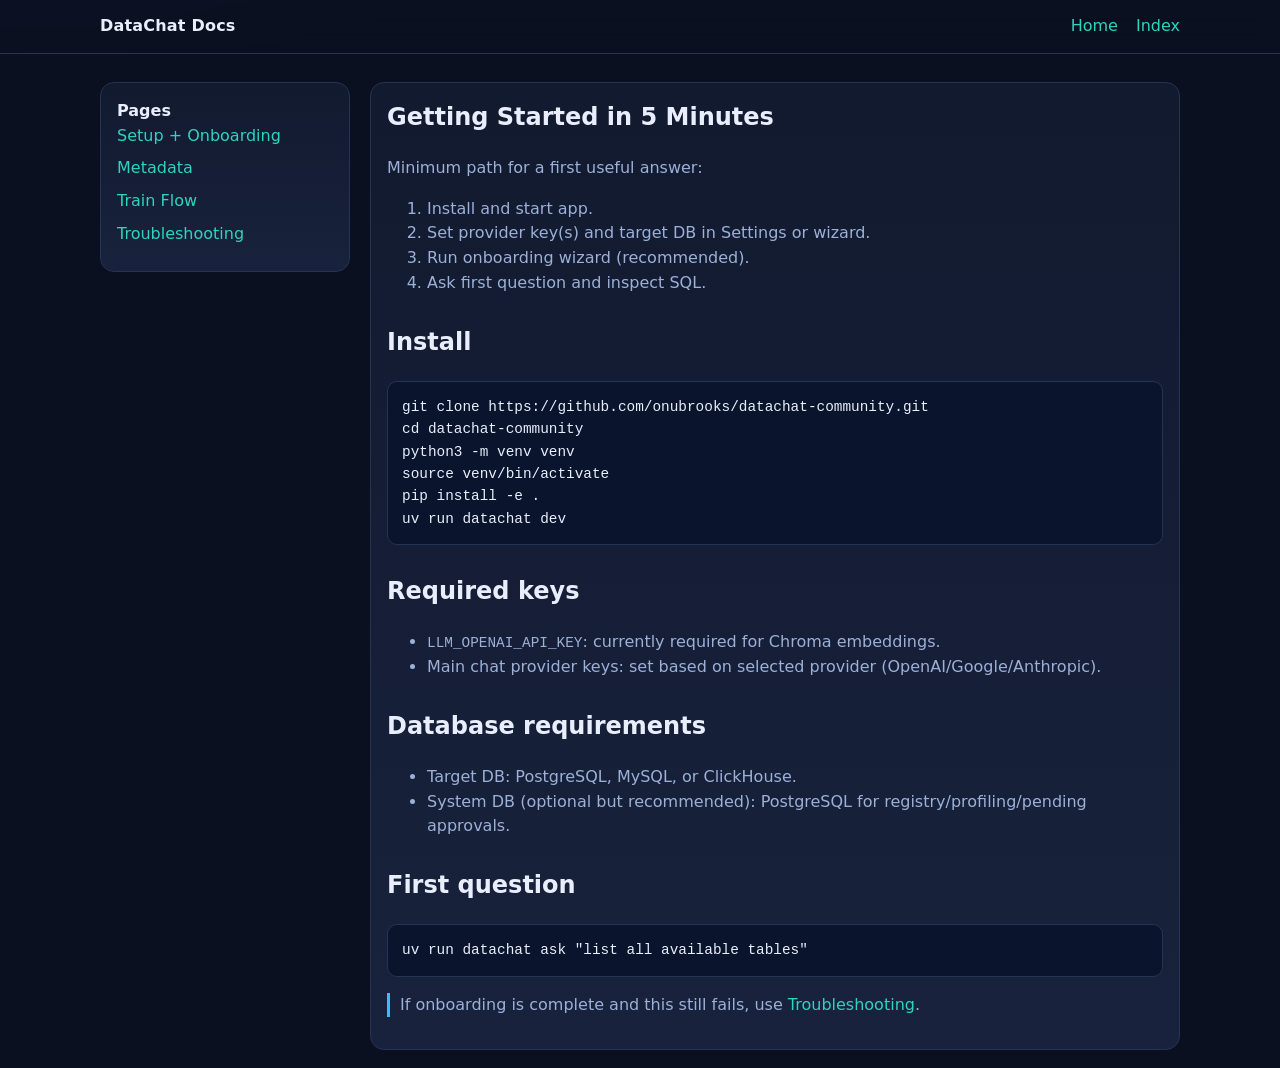
<file: docs/getting-started.html>
<!doctype html>
<html lang="en"><head>
<meta charset="utf-8"><meta name="viewport" content="width=device-width, initial-scale=1">
<title>Getting Started | DataChat Docs</title>
<link rel="stylesheet" href="../assets/styles.css">
</head><body>
<header class="topbar"><div class="container"><div class="brand"><a href="index.html" style="color:inherit;text-decoration:none;">DataChat Docs</a></div><nav class="nav"><a href="../index.html">Home</a><a href="index.html">Index</a></nav></div></header>
<main class="container docs-shell">
<aside class="docs-nav card"><strong>Pages</strong><ul><li><a href="setup-and-onboarding.html">Setup + Onboarding</a></li><li><a href="datapoints-and-metadata.html">Metadata</a></li><li><a href="train-datachat.html">Train Flow</a></li><li><a href="troubleshooting.html">Troubleshooting</a></li></ul></aside>
<article class="docs-main card">
<h1>Getting Started in 5 Minutes</h1>
<p>Minimum path for a first useful answer:</p>
<ol>
<li>Install and start app.</li>
<li>Set provider key(s) and target DB in Settings or wizard.</li>
<li>Run onboarding wizard (recommended).</li>
<li>Ask first question and inspect SQL.</li>
</ol>

<h2>Install</h2>
<pre><code>git clone https://github.com/onubrooks/datachat-community.git
cd datachat-community
python3 -m venv venv
source venv/bin/activate
pip install -e .
uv run datachat dev</code></pre>

<h2>Required keys</h2>
<ul>
<li><code>LLM_OPENAI_API_KEY</code>: currently required for Chroma embeddings.</li>
<li>Main chat provider keys: set based on selected provider (OpenAI/Google/Anthropic).</li>
</ul>

<h2>Database requirements</h2>
<ul>
<li>Target DB: PostgreSQL, MySQL, or ClickHouse.</li>
<li>System DB (optional but recommended): PostgreSQL for registry/profiling/pending approvals.</li>
</ul>

<h2>First question</h2>
<pre><code>uv run datachat ask "list all available tables"</code></pre>

<p class="note">If onboarding is complete and this still fails, use <a href="troubleshooting.html">Troubleshooting</a>.</p>
</article></main></body></html>
</file>
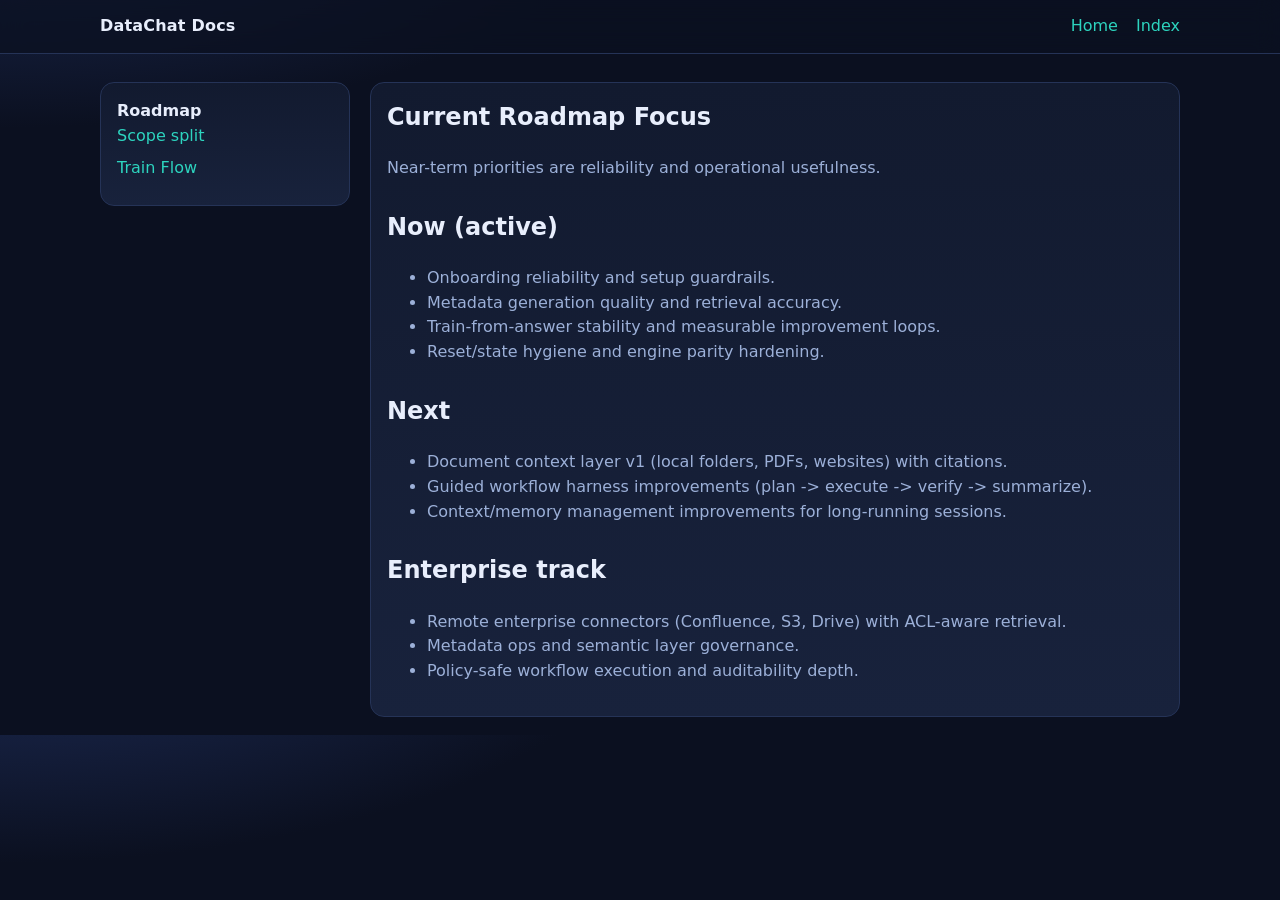
<file: docs/roadmap.html>
<!doctype html>
<html lang="en"><head>
<meta charset="utf-8"><meta name="viewport" content="width=device-width, initial-scale=1">
<title>Roadmap | DataChat Docs</title>
<link rel="stylesheet" href="../assets/styles.css">
</head><body>
<header class="topbar"><div class="container"><div class="brand"><a href="index.html" style="color:inherit;text-decoration:none;">DataChat Docs</a></div><nav class="nav"><a href="../index.html">Home</a><a href="index.html">Index</a></nav></div></header>
<main class="container docs-shell">
<aside class="docs-nav card"><strong>Roadmap</strong><ul><li><a href="community-vs-private.html">Scope split</a></li><li><a href="train-datachat.html">Train Flow</a></li></ul></aside>
<article class="docs-main card">
<h1>Current Roadmap Focus</h1>
<p>Near-term priorities are reliability and operational usefulness.</p>

<h2>Now (active)</h2>
<ul>
<li>Onboarding reliability and setup guardrails.</li>
<li>Metadata generation quality and retrieval accuracy.</li>
<li>Train-from-answer stability and measurable improvement loops.</li>
<li>Reset/state hygiene and engine parity hardening.</li>
</ul>

<h2>Next</h2>
<ul>
<li>Document context layer v1 (local folders, PDFs, websites) with citations.</li>
<li>Guided workflow harness improvements (plan -> execute -> verify -> summarize).</li>
<li>Context/memory management improvements for long-running sessions.</li>
</ul>

<h2>Enterprise track</h2>
<ul>
<li>Remote enterprise connectors (Confluence, S3, Drive) with ACL-aware retrieval.</li>
<li>Metadata ops and semantic layer governance.</li>
<li>Policy-safe workflow execution and auditability depth.</li>
</ul>
</article></main></body></html>
</file>
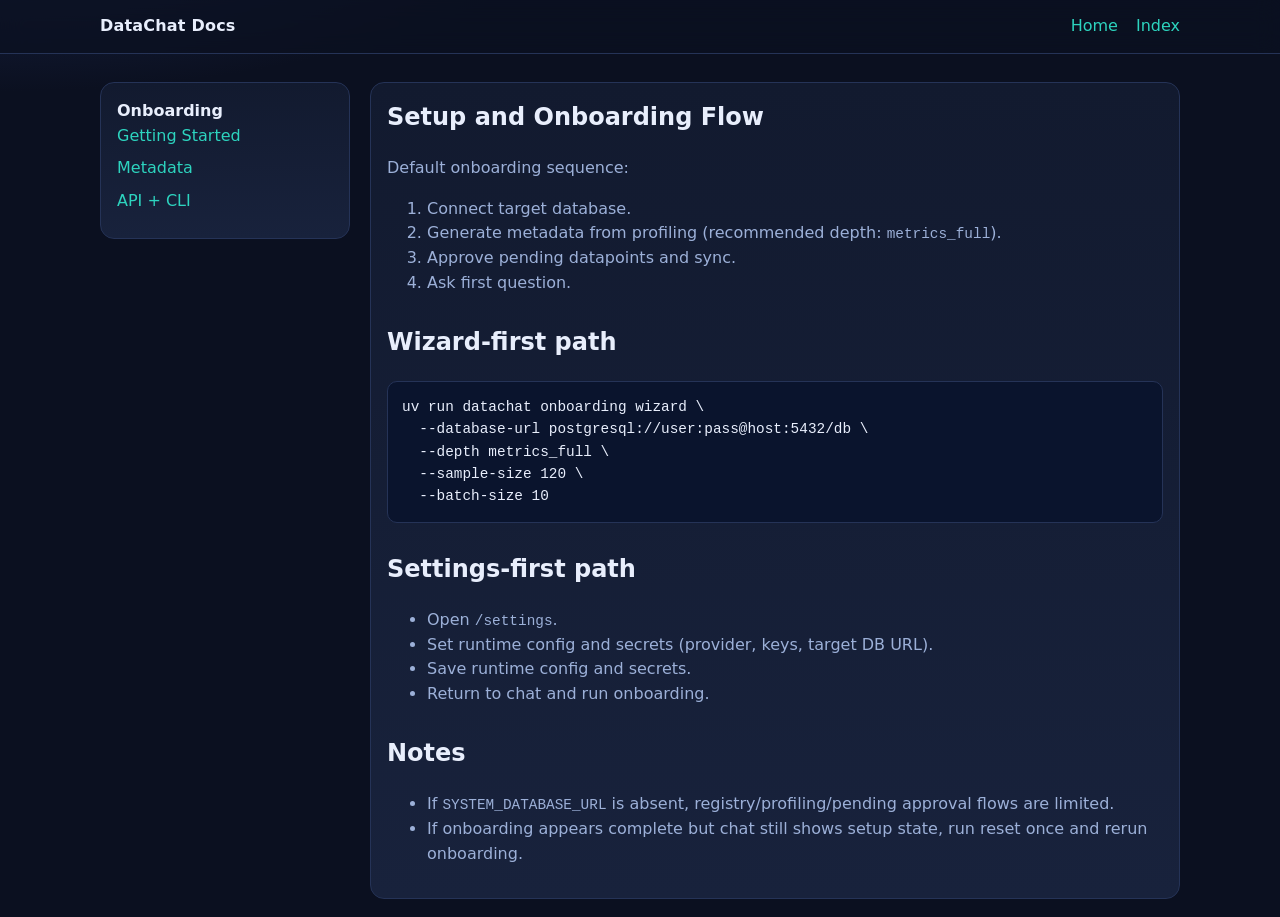
<file: docs/setup-and-onboarding.html>
<!doctype html>
<html lang="en"><head>
<meta charset="utf-8"><meta name="viewport" content="width=device-width, initial-scale=1">
<title>Setup + Onboarding | DataChat Docs</title>
<link rel="stylesheet" href="../assets/styles.css">
</head><body>
<header class="topbar"><div class="container"><div class="brand"><a href="index.html" style="color:inherit;text-decoration:none;">DataChat Docs</a></div><nav class="nav"><a href="../index.html">Home</a><a href="index.html">Index</a></nav></div></header>
<main class="container docs-shell">
<aside class="docs-nav card"><strong>Onboarding</strong><ul><li><a href="getting-started.html">Getting Started</a></li><li><a href="datapoints-and-metadata.html">Metadata</a></li><li><a href="api-and-cli.html">API + CLI</a></li></ul></aside>
<article class="docs-main card">
<h1>Setup and Onboarding Flow</h1>
<p>Default onboarding sequence:</p>
<ol>
<li>Connect target database.</li>
<li>Generate metadata from profiling (recommended depth: <code>metrics_full</code>).</li>
<li>Approve pending datapoints and sync.</li>
<li>Ask first question.</li>
</ol>

<h2>Wizard-first path</h2>
<pre><code>uv run datachat onboarding wizard \
  --database-url postgresql://user:pass@host:5432/db \
  --depth metrics_full \
  --sample-size 120 \
  --batch-size 10</code></pre>

<h2>Settings-first path</h2>
<ul>
<li>Open <code>/settings</code>.</li>
<li>Set runtime config and secrets (provider, keys, target DB URL).</li>
<li>Save runtime config and secrets.</li>
<li>Return to chat and run onboarding.</li>
</ul>

<h2>Notes</h2>
<ul>
<li>If <code>SYSTEM_DATABASE_URL</code> is absent, registry/profiling/pending approval flows are limited.</li>
<li>If onboarding appears complete but chat still shows setup state, run reset once and rerun onboarding.</li>
</ul>
</article></main></body></html>
</file>
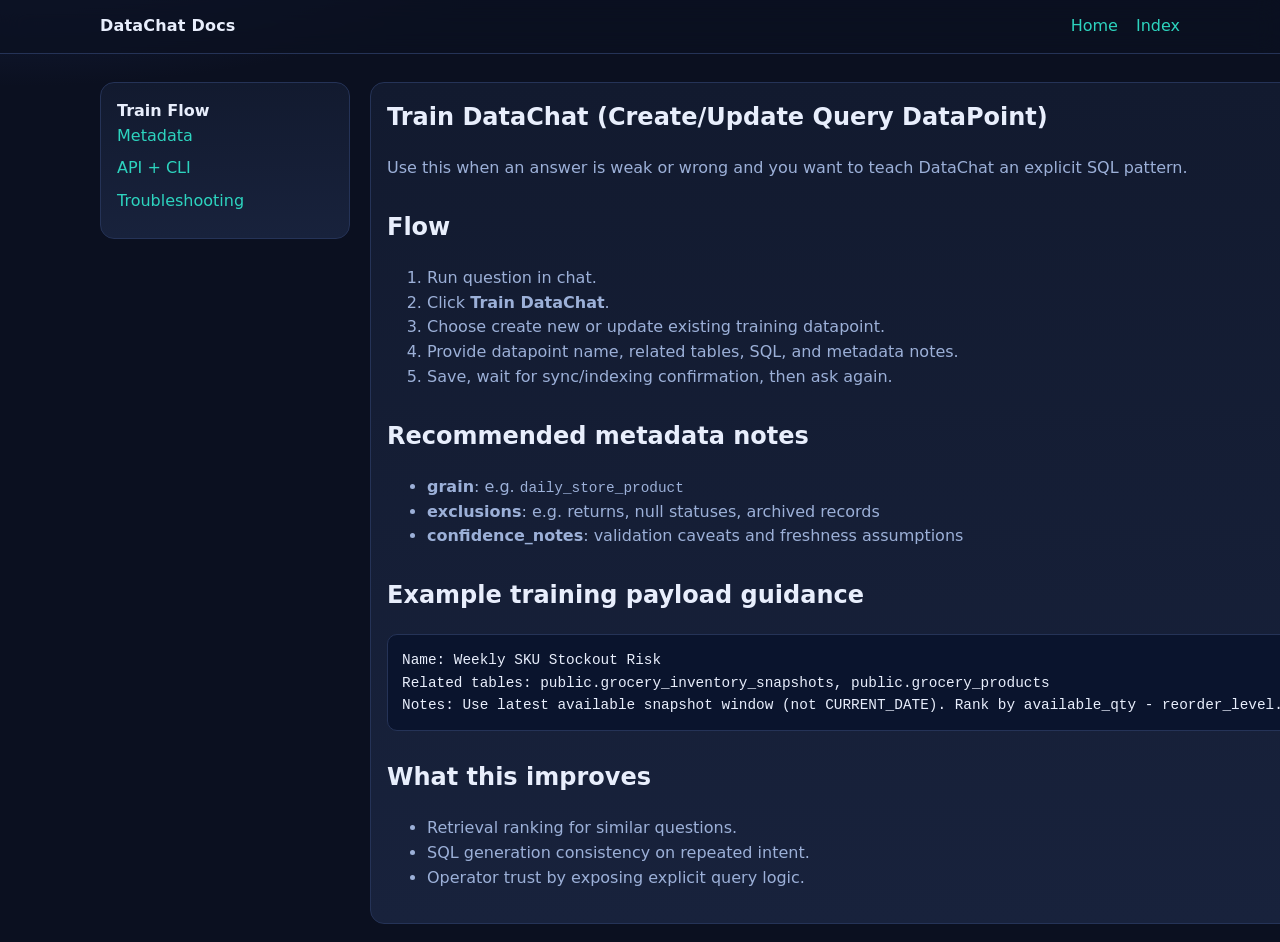
<file: docs/train-datachat.html>
<!doctype html>
<html lang="en"><head>
<meta charset="utf-8"><meta name="viewport" content="width=device-width, initial-scale=1">
<title>Train DataChat | DataChat Docs</title>
<link rel="stylesheet" href="../assets/styles.css">
</head><body>
<header class="topbar"><div class="container"><div class="brand"><a href="index.html" style="color:inherit;text-decoration:none;">DataChat Docs</a></div><nav class="nav"><a href="../index.html">Home</a><a href="index.html">Index</a></nav></div></header>
<main class="container docs-shell">
<aside class="docs-nav card"><strong>Train Flow</strong><ul><li><a href="datapoints-and-metadata.html">Metadata</a></li><li><a href="api-and-cli.html">API + CLI</a></li><li><a href="troubleshooting.html">Troubleshooting</a></li></ul></aside>
<article class="docs-main card">
<h1>Train DataChat (Create/Update Query DataPoint)</h1>
<p>Use this when an answer is weak or wrong and you want to teach DataChat an explicit SQL pattern.</p>

<h2>Flow</h2>
<ol>
<li>Run question in chat.</li>
<li>Click <strong>Train DataChat</strong>.</li>
<li>Choose create new or update existing training datapoint.</li>
<li>Provide datapoint name, related tables, SQL, and metadata notes.</li>
<li>Save, wait for sync/indexing confirmation, then ask again.</li>
</ol>

<h2>Recommended metadata notes</h2>
<ul>
<li><strong>grain</strong>: e.g. <code>daily_store_product</code></li>
<li><strong>exclusions</strong>: e.g. returns, null statuses, archived records</li>
<li><strong>confidence_notes</strong>: validation caveats and freshness assumptions</li>
</ul>

<h2>Example training payload guidance</h2>
<pre><code>Name: Weekly SKU Stockout Risk
Related tables: public.grocery_inventory_snapshots, public.grocery_products
Notes: Use latest available snapshot window (not CURRENT_DATE). Rank by available_qty - reorder_level.
</code></pre>

<h2>What this improves</h2>
<ul>
<li>Retrieval ranking for similar questions.</li>
<li>SQL generation consistency on repeated intent.</li>
<li>Operator trust by exposing explicit query logic.</li>
</ul>
</article></main></body></html>
</file>
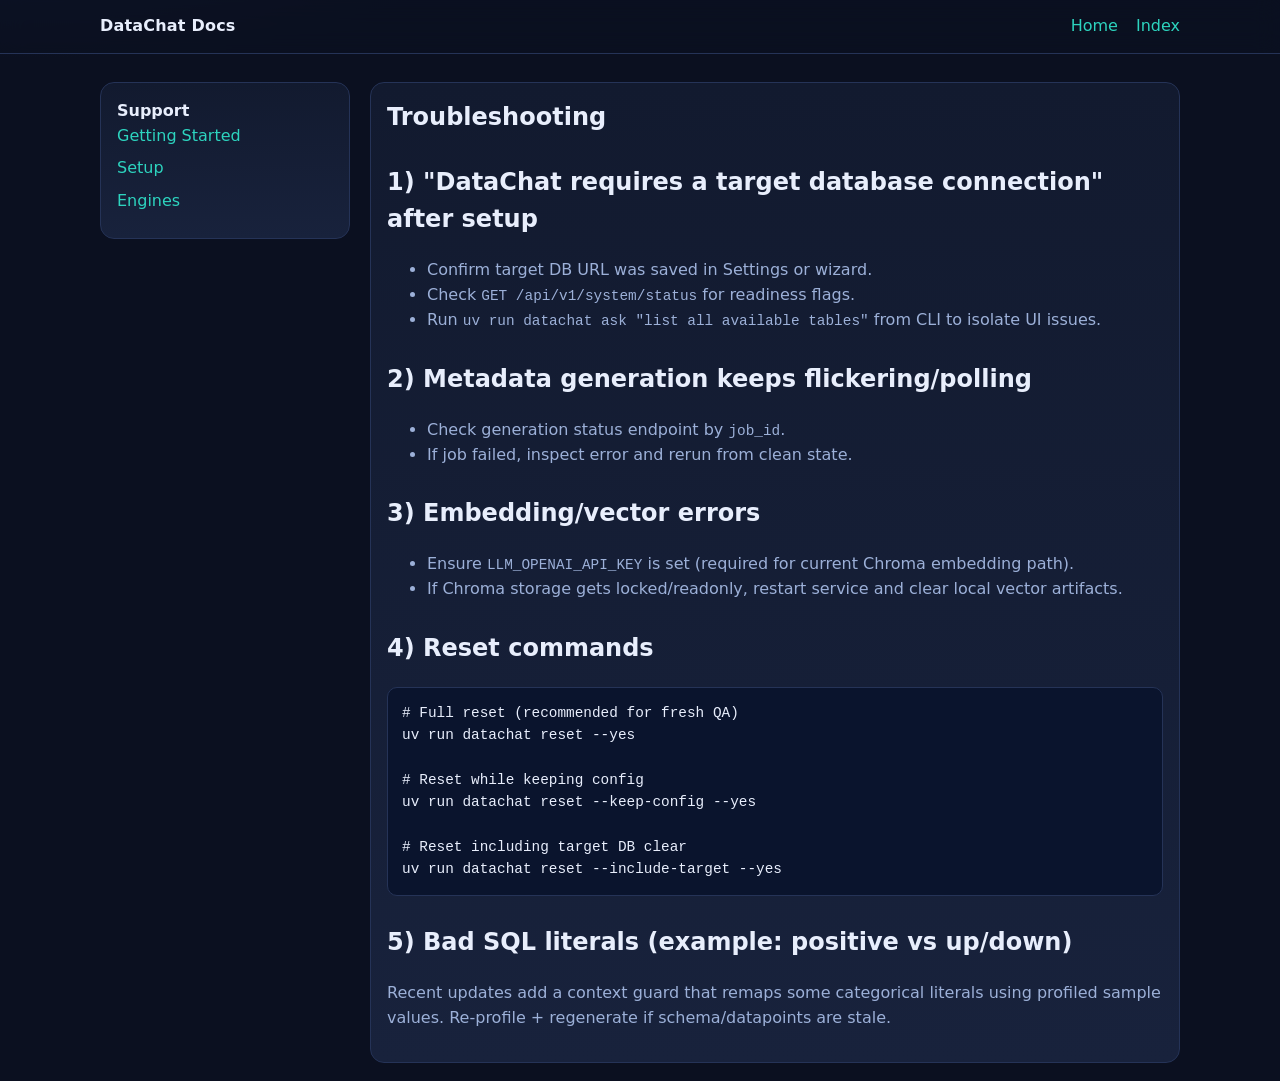
<file: docs/troubleshooting.html>
<!doctype html>
<html lang="en"><head>
<meta charset="utf-8"><meta name="viewport" content="width=device-width, initial-scale=1">
<title>Troubleshooting | DataChat Docs</title>
<link rel="stylesheet" href="../assets/styles.css">
</head><body>
<header class="topbar"><div class="container"><div class="brand"><a href="index.html" style="color:inherit;text-decoration:none;">DataChat Docs</a></div><nav class="nav"><a href="../index.html">Home</a><a href="index.html">Index</a></nav></div></header>
<main class="container docs-shell">
<aside class="docs-nav card"><strong>Support</strong><ul><li><a href="getting-started.html">Getting Started</a></li><li><a href="setup-and-onboarding.html">Setup</a></li><li><a href="database-engines.html">Engines</a></li></ul></aside>
<article class="docs-main card">
<h1>Troubleshooting</h1>

<h2>1) "DataChat requires a target database connection" after setup</h2>
<ul>
<li>Confirm target DB URL was saved in Settings or wizard.</li>
<li>Check <code>GET /api/v1/system/status</code> for readiness flags.</li>
<li>Run <code>uv run datachat ask "list all available tables"</code> from CLI to isolate UI issues.</li>
</ul>

<h2>2) Metadata generation keeps flickering/polling</h2>
<ul>
<li>Check generation status endpoint by <code>job_id</code>.</li>
<li>If job failed, inspect error and rerun from clean state.</li>
</ul>

<h2>3) Embedding/vector errors</h2>
<ul>
<li>Ensure <code>LLM_OPENAI_API_KEY</code> is set (required for current Chroma embedding path).</li>
<li>If Chroma storage gets locked/readonly, restart service and clear local vector artifacts.</li>
</ul>

<h2>4) Reset commands</h2>
<pre><code># Full reset (recommended for fresh QA)
uv run datachat reset --yes

# Reset while keeping config
uv run datachat reset --keep-config --yes

# Reset including target DB clear
uv run datachat reset --include-target --yes</code></pre>

<h2>5) Bad SQL literals (example: positive vs up/down)</h2>
<p>Recent updates add a context guard that remaps some categorical literals using profiled sample values. Re-profile + regenerate if schema/datapoints are stale.</p>
</article></main></body></html>
</file>
<file: assets/styles.css>
:root {
  --bg: #0b1020;
  --card: #121a2f;
  --card-2: #18223c;
  --text: #e8eefc;
  --muted: #9cb0d8;
  --accent: #2dd4bf;
  --accent-2: #38bdf8;
  --border: #253357;
  --ok: #34d399;
  --warn: #fbbf24;
  --danger: #fb7185;
}

* {
  box-sizing: border-box;
}

body {
  margin: 0;
  font-family: "Inter", "Segoe UI", system-ui, -apple-system, sans-serif;
  background: radial-gradient(1200px 500px at 0% -20%, #20305f 0%, #0b1020 55%);
  color: var(--text);
  line-height: 1.55;
}

a {
  color: var(--accent);
  text-decoration: none;
}

a:hover {
  text-decoration: underline;
}

.container {
  width: min(1080px, 92%);
  margin: 0 auto;
}

.topbar {
  position: sticky;
  top: 0;
  z-index: 10;
  backdrop-filter: blur(12px);
  background: rgba(11, 16, 32, 0.75);
  border-bottom: 1px solid var(--border);
}

.topbar .container {
  display: flex;
  align-items: center;
  justify-content: space-between;
  padding: 14px 0;
}

.brand {
  font-weight: 700;
  letter-spacing: 0.2px;
}

.nav {
  display: flex;
  gap: 18px;
  align-items: center;
}

.btn {
  display: inline-flex;
  align-items: center;
  justify-content: center;
  border-radius: 10px;
  padding: 9px 14px;
  border: 1px solid var(--border);
  color: var(--text);
  background: var(--card);
}

.btn-primary {
  background: linear-gradient(135deg, var(--accent), var(--accent-2));
  color: #032525;
  border: 0;
  font-weight: 700;
}

.hero {
  padding: 64px 0 42px;
}

.hero h1 {
  font-size: clamp(2rem, 4.2vw, 3.2rem);
  margin: 0 0 8px;
}

.hero p {
  color: var(--muted);
  max-width: 760px;
  margin: 0 0 20px;
}

.hero-actions {
  display: flex;
  gap: 12px;
  flex-wrap: wrap;
}

.grid {
  display: grid;
  gap: 14px;
}

.grid-3 {
  grid-template-columns: repeat(auto-fit, minmax(220px, 1fr));
}

.card {
  background: linear-gradient(180deg, var(--card), var(--card-2));
  border: 1px solid var(--border);
  border-radius: 14px;
  padding: 16px;
}

.card h3 {
  margin: 0 0 8px;
  font-size: 1rem;
}

.card p,
.card li {
  color: var(--muted);
}

.section {
  padding: 18px 0 16px;
}

.section h2 {
  margin: 8px 0 12px;
  font-size: 1.28rem;
}

.kv {
  display: grid;
  grid-template-columns: 180px 1fr;
  gap: 6px 14px;
}

.kv div:nth-child(odd) {
  color: var(--muted);
}

pre {
  margin: 0;
  padding: 14px;
  overflow-x: auto;
  border-radius: 10px;
  border: 1px solid var(--border);
  background: #0a142d;
}

code,
pre {
  font-family: "JetBrains Mono", "SFMono-Regular", Consolas, monospace;
  font-size: 0.9rem;
}

.note {
  border-left: 3px solid var(--accent-2);
  padding-left: 10px;
  color: var(--muted);
}

.badge {
  display: inline-flex;
  align-items: center;
  padding: 4px 9px;
  border-radius: 999px;
  font-size: 0.77rem;
  margin-right: 6px;
  border: 1px solid var(--border);
}

.badge.ok {
  color: var(--ok);
}

.badge.warn {
  color: var(--warn);
}

.footer {
  margin-top: 30px;
  border-top: 1px solid var(--border);
  color: var(--muted);
  padding: 16px 0 28px;
}

.docs-shell {
  display: grid;
  grid-template-columns: 250px 1fr;
  gap: 20px;
  padding: 28px 0 18px;
}

.docs-nav {
  position: sticky;
  top: 72px;
  align-self: start;
}

.docs-nav ul {
  list-style: none;
  margin: 0;
  padding: 0;
}

.docs-nav li {
  margin-bottom: 8px;
}

.docs-main h1 {
  margin-top: 0;
}

.docs-main h2 {
  margin-top: 28px;
}

.table {
  width: 100%;
  border-collapse: collapse;
}

.table th,
.table td {
  border: 1px solid var(--border);
  padding: 8px 10px;
  text-align: left;
  vertical-align: top;
}

@media (max-width: 880px) {
  .docs-shell {
    grid-template-columns: 1fr;
  }

  .docs-nav {
    position: static;
  }

  .kv {
    grid-template-columns: 1fr;
  }
}

.hero-eyebrow {
  display: inline-block;
  margin-bottom: 12px;
  color: var(--accent-2);
  font-weight: 600;
  letter-spacing: 0.2px;
}

.steps {
  margin: 0;
  padding-left: 20px;
}

.steps li {
  margin-bottom: 8px;
}

.list-check {
  margin: 0;
  padding-left: 18px;
}

.list-check li {
  margin-bottom: 7px;
}

.cta-band {
  margin-top: 16px;
  margin-bottom: 22px;
  padding: 22px;
  border-radius: 14px;
  border: 1px solid var(--border);
  background: linear-gradient(180deg, rgba(45, 212, 191, 0.12), rgba(56, 189, 248, 0.06));
}

.cta-band h2 {
  margin-top: 0;
}
</file>
